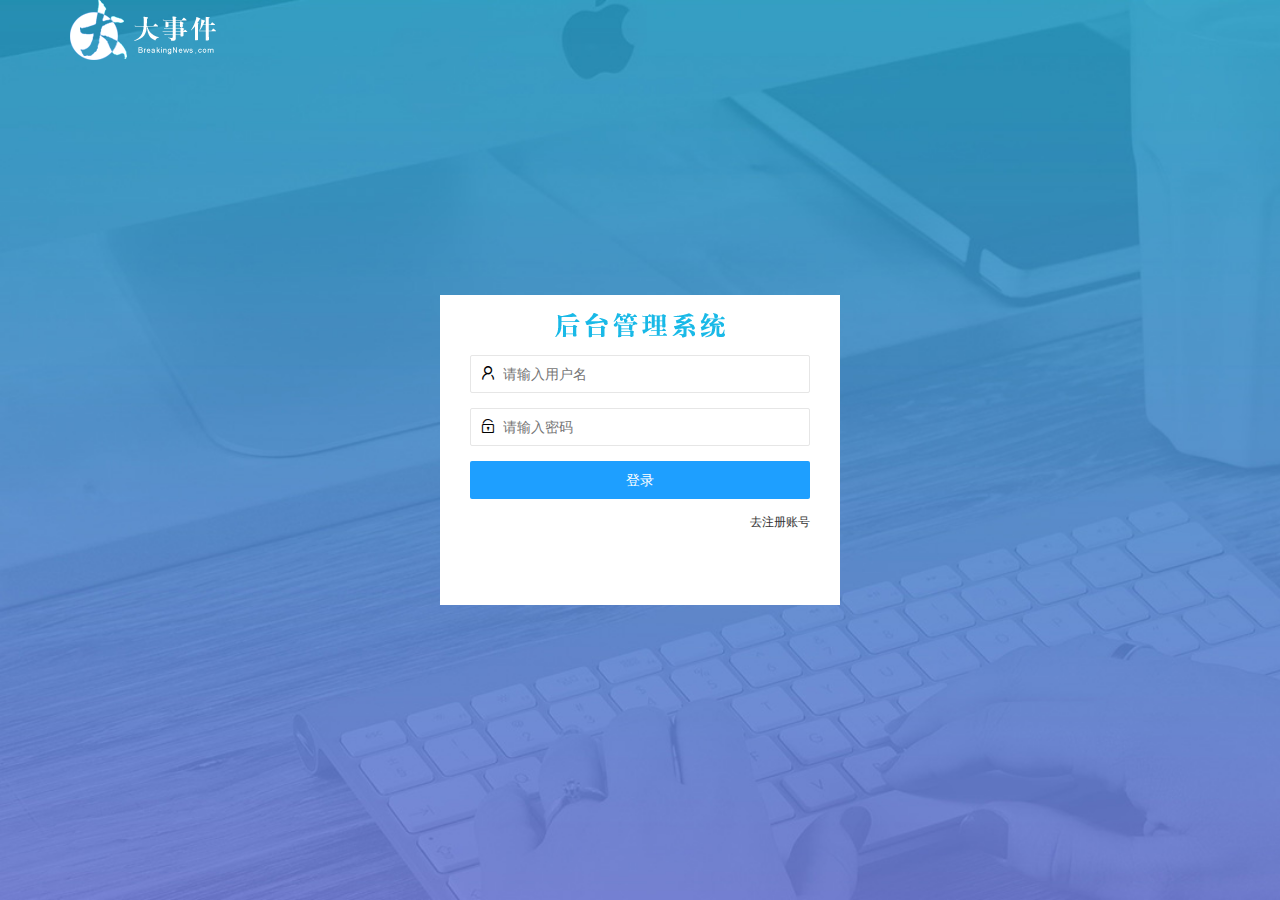
<file: login.html>
<!DOCTYPE html>
<html lang="en">

<head>
    <meta charset="UTF-8">
    <meta name="viewport" content="width=device-width, initial-scale=1.0">
    <title>登陆/注册</title>
    <link rel="stylesheet" href="/assets/lib/layui/css/layui.css">
    <link rel="stylesheet" href="/assets/css/login.css">
</head>

<body>
    <!-- 顶部logo -->
    <div class="layui-main">
        <img src="/assets/images/logo.png" alt="">
    </div>
    <!-- 注册和登录区域 -->
    <div class="loginAndRegBox">
        <!-- 登陆注册标题 -->
        <div class="titleBox"></div>
        <!-- 登录区域 -->
        <div class="login-box">
            <!-- 登陆表单 -->
            <form class="layui-form" action="" id="form_login">
                <div class="layui-form-item">
                    <i class="layui-icon layui-icon-username"></i>
                    <input type="text" name="username" required lay-verify="required" placeholder="请输入用户名"
                        autocomplete="off" class="layui-input">
                </div>
                <div class="layui-form-item">
                    <i class="layui-icon layui-icon-password"></i>
                    <input type="text" name="password" required lay-verify="required|pwd" placeholder="请输入密码"
                        autocomplete="off" class="layui-input">
                </div>
                <div class="layui-form-item">
                    <button class="layui-btn layui-btn-normal layui-btn-fluid" lay-submit
                        lay-filter="formDemo">登录</button>
                </div>
                <div class="layui-form-item links">
                    <a href="javascript:;" id="link_reg">去注册账号</a>
                </div>
            </form>
        </div>

        <!-- 注册区域 -->
        <div class="reg-box" style="display: none;">
            <!-- 注册表单 -->
            <form class="layui-form" action="" id="form_reg">
                <div class="layui-form-item">
                    <i class="layui-icon layui-icon-username"></i>
                    <input type="text" name="username" required lay-verify="required" placeholder="请输入用户名"
                        autocomplete="off" class="layui-input">
                </div>
                <div class="layui-form-item">
                    <i class="layui-icon layui-icon-password"></i>
                    <input type="text" name="password" required lay-verify="required|pwd" placeholder="请输入密码"
                        autocomplete="off" class="layui-input">
                </div>
                <div class="layui-form-item">
                    <i class="layui-icon layui-icon-password"></i>
                    <input type="text" name="repassword" required lay-verify="required|pwd|repwd" placeholder="再次确认密码"
                        autocomplete="off" class="layui-input">
                </div>
                <!-- 注册按钮 -->
                <div class="layui-form-item">
                    <button class="layui-btn layui-btn-normal layui-btn-fluid" lay-submit
                        lay-filter="formDemo">注册</button>
                </div>
                <div class="layui-form-item links">
                    <a href="javascript:;" id="link_login">去登陆</a>
                </div>
            </form>
           
        </div>
    </div>
    <script src="/assets/lib/layui/layui.all.js"></script>
    <script src="/assets/lib/jquery.js"></script>
    <script src="/assets/js/baseAPI.js"></script>
    <script src="/assets/js/login.js"></script>
</body>

</html>
</file>
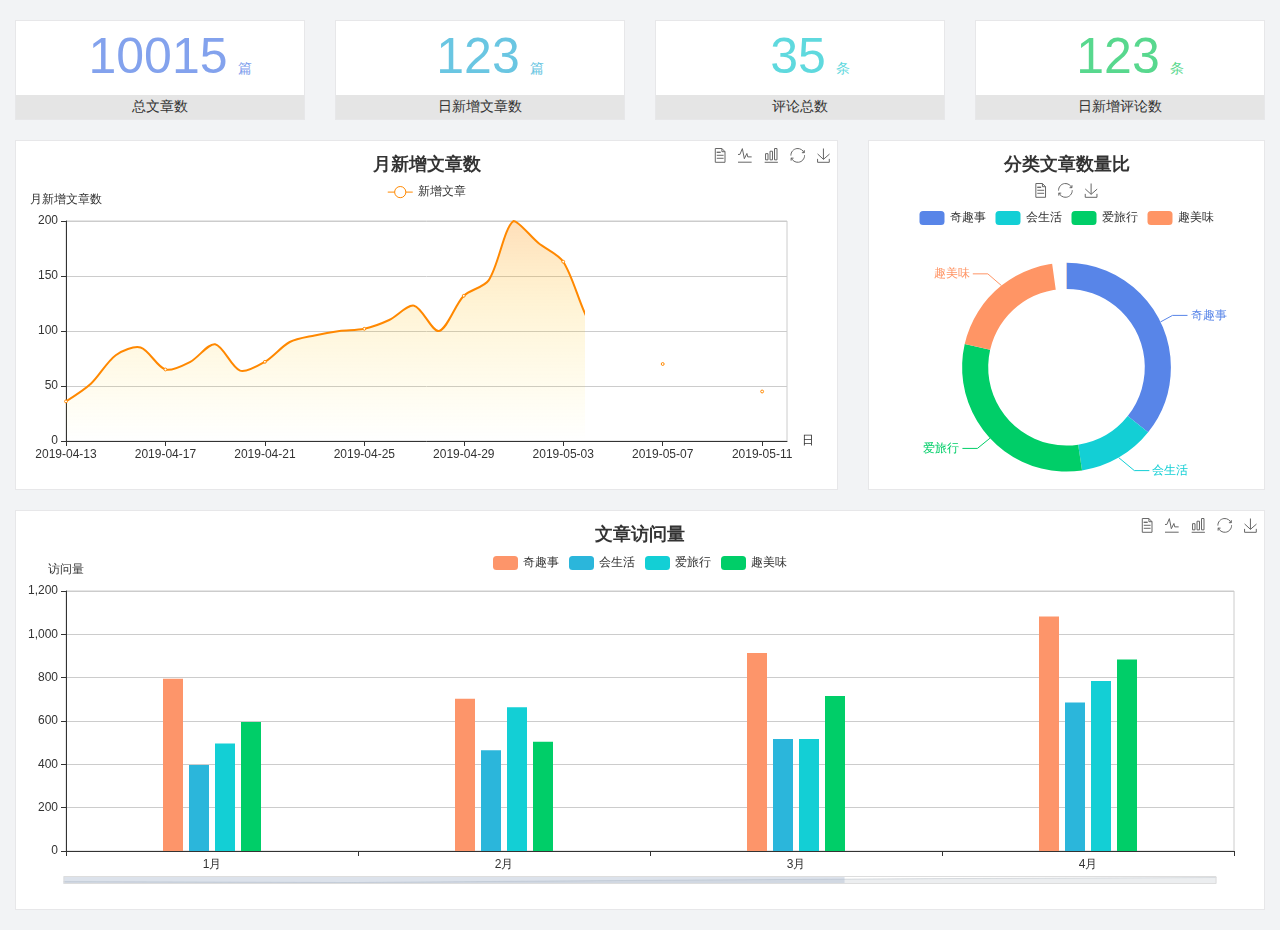
<file: home/dashboard.html>
<!DOCTYPE html>
<html lang="en">

<head>
  <meta charset="UTF-8">
  <meta name="viewport" content="width=device-width, initial-scale=1.0">
  <meta http-equiv="X-UA-Compatible" content="ie=edge">
  <title>图表统计</title>
  <link rel="stylesheet" href="../assets/lib/bootstrap.css" />
  <link rel="stylesheet" href="../assets/lib/main.css" />
  <script src="../assets/lib/jquery.js"></script>
  <script type="text/javascript" src="../assets/lib/echarts.min.js"></script>
</head>

<body>
  <div class="container-fluid">
    <div class="row spannel_list">
      <div class="col-sm-3 col-xs-6">
        <div class="spannel">
          <em>10015</em><span>篇</span>
          <b>总文章数</b>
        </div>
      </div>
      <div class="col-sm-3 col-xs-6">
        <div class="spannel scolor01">
          <em>123</em><span>篇</span>
          <b>日新增文章数</b>
        </div>
      </div>
      <div class="col-sm-3 col-xs-6">
        <div class="spannel scolor02">
          <em>35</em><span>条</span>
          <b>评论总数</b>
        </div>
      </div>
      <div class="col-sm-3 col-xs-6">
        <div class="spannel scolor03">
          <em>123</em><span>条</span>
          <b>日新增评论数</b>
        </div>
      </div>
    </div>
  </div>

  <div class="container-fluid">
    <div class="row curve-pie">
      <div class="col-lg-8 col-md-8">
        <div class="gragh_pannel" id="curve_show"></div>
      </div>
      <div class="col-lg-4 col-md-4">
        <div class="gragh_pannel" id="pie_show"></div>
      </div>
    </div>
  </div>

  <div class="container-fluid">
    <div class="column_pannel" id="column_show"></div>
  </div>

  <script>
    var oChart = echarts.init(document.getElementById('curve_show'));
    var aList_all = [
      { 'count': 36, 'date': '2019-04-13' },
      { 'count': 52, 'date': '2019-04-14' },
      { 'count': 78, 'date': '2019-04-15' },
      { 'count': 85, 'date': '2019-04-16' },
      { 'count': 65, 'date': '2019-04-17' },
      { 'count': 72, 'date': '2019-04-18' },
      { 'count': 88, 'date': '2019-04-19' },
      { 'count': 64, 'date': '2019-04-20' },
      { 'count': 72, 'date': '2019-04-21' },
      { 'count': 90, 'date': '2019-04-22' },
      { 'count': 96, 'date': '2019-04-23' },
      { 'count': 100, 'date': '2019-04-24' },
      { 'count': 102, 'date': '2019-04-25' },
      { 'count': 110, 'date': '2019-04-26' },
      { 'count': 123, 'date': '2019-04-27' },
      { 'count': 100, 'date': '2019-04-28' },
      { 'count': 132, 'date': '2019-04-29' },
      { 'count': 146, 'date': '2019-04-30' },
      { 'count': 200, 'date': '2019-05-01' },
      { 'count': 180, 'date': '2019-05-02' },
      { 'count': 163, 'date': '2019-05-03' },
      { 'count': 110, 'date': '2019-05-04' },
      { 'count': 80, 'date': '2019-05-05' },
      { 'count': 82, 'date': '2019-05-06' },
      { 'count': 70, 'date': '2019-05-07' },
      { 'count': 65, 'date': '2019-05-08' },
      { 'count': 54, 'date': '2019-05-09' },
      { 'count': 40, 'date': '2019-05-10' },
      { 'count': 45, 'date': '2019-05-11' },
      { 'count': 38, 'date': '2019-05-12' },
    ];

    let aCount = [];
    let aDate = [];

    for (var i = 0; i < aList_all.length; i++) {
      aCount.push(aList_all[i].count);
      aDate.push(aList_all[i].date);
    }

    var chartopt = {
      title: {
        text: '月新增文章数',
        left: 'center',
        top: '10'
      },
      tooltip: {
        trigger: 'axis'
      },
      legend: {
        data: ['新增文章'],
        top: '40'
      },
      toolbox: {
        show: true,
        feature: {
          mark: { show: true },
          dataView: { show: true, readOnly: false },
          magicType: { show: true, type: ['line', 'bar'] },
          restore: { show: true },
          saveAsImage: { show: true }
        }
      },
      calculable: true,
      xAxis: [
        {
          name: '日',
          type: 'category',
          boundaryGap: false,
          data: aDate
        }
      ],
      yAxis: [
        {
          name: '月新增文章数',
          type: 'value'
        }
      ],
      series: [
        {
          name: '新增文章',
          type: 'line',
          smooth: true,
          itemStyle: { normal: { areaStyle: { type: 'default' }, color: '#f80' }, lineStyle: { color: '#f80' } },
          data: aCount
        }],
      areaStyle: {
        normal: {
          color: new echarts.graphic.LinearGradient(0, 0, 0, 1, [{
            offset: 0,
            color: 'rgba(255,136,0,0.39)'
          }, {
            offset: .34,
            color: 'rgba(255,180,0,0.25)'
          }, {
            offset: 1,
            color: 'rgba(255,222,0,0.00)'
          }])

        }
      },
      grid: {
        show: true,
        x: 50,
        x2: 50,
        y: 80,
        height: 220
      }
    };

    oChart.setOption(chartopt);


    var oPie = echarts.init(document.getElementById('pie_show'));
    var oPieopt =
    {
      title: {
        top: 10,
        text: '分类文章数量比',
        x: 'center'
      },
      tooltip: {
        trigger: 'item',
        formatter: "{a} <br/>{b} : {c} ({d}%)"
      },
      color: ['#5885e8', '#13cfd5', '#00ce68', '#ff9565'],
      legend: {
        x: 'center',
        top: 65,
        data: ['奇趣事', '会生活', '爱旅行', '趣美味']
      },
      toolbox: {
        show: true,
        x: 'center',
        top: 35,
        feature: {
          mark: { show: true },
          dataView: { show: true, readOnly: false },
          magicType: {
            show: true,
            type: ['pie', 'funnel'],
            option: {
              funnel: {
                x: '25%',
                width: '50%',
                funnelAlign: 'left',
                max: 1548
              }
            }
          },
          restore: { show: true },
          saveAsImage: { show: true }
        }
      },
      calculable: true,
      series: [
        {
          name: '访问来源',
          type: 'pie',
          radius: ['45%', '60%'],
          center: ['50%', '65%'],
          data: [
            { value: 300, name: '奇趣事' },
            { value: 100, name: '会生活' },
            { value: 260, name: '爱旅行' },
            { value: 180, name: '趣美味' }
          ]
        }
      ]
    };
    oPie.setOption(oPieopt);



    var oColumn = this.echarts.init(document.getElementById('column_show'));
    var oColumnopt =
    {
      title: {
        text: '文章访问量',
        left: 'center',
        top: '10'
      },
      tooltip: {
        trigger: 'axis'
      },
      legend: {
        data: ['奇趣事', '会生活', '爱旅行', '趣美味'],
        top: '40'
      },
      toolbox: {
        show: true,
        feature: {
          mark: { show: true },
          dataView: { show: true, readOnly: false },
          magicType: { show: true, type: ['line', 'bar'] },
          restore: { show: true },
          saveAsImage: { show: true }
        }
      },
      calculable: true,
      xAxis: [
        {
          type: 'category',
          data: ['1月', '2月', '3月', '4月', '5月']
        }
      ],
      yAxis: [
        {
          name: '访问量',
          type: 'value'
        }
      ],
      series: [
        {
          name: '奇趣事',
          type: 'bar',
          barWidth: 20,
          itemStyle: {
            normal: { areaStyle: { type: 'default' }, color: '#fd956a' }
          },
          data: [800, 708, 920, 1090, 1200]
        },
        {
          name: '会生活',
          type: 'bar',
          barWidth: 20,
          itemStyle: {
            normal: { areaStyle: { type: 'default' }, color: '#2bb6db' }
          },
          data: [400, 468, 520, 690, 800]
        },
        {
          name: '爱旅行',
          type: 'bar',
          barWidth: 20,
          itemStyle: {
            normal: { areaStyle: { type: 'default' }, color: '#13cfd5' }
          },
          data: [500, 668, 520, 790, 900]
        },
        {
          name: '趣美味',
          type: 'bar',
          barWidth: 20,
          itemStyle: {
            normal: { areaStyle: { type: 'default' }, color: '#00ce68' }
          },
          data: [600, 508, 720, 890, 1000]
        }
      ],
      grid: {
        show: true,
        x: 50,
        x2: 30,
        y: 80,
        height: 260
      },
      dataZoom: [//给x轴设置滚动条
        {
          start: 0,//默认为0
          end: 100 - 1000 / 31,//默认为100
          type: 'slider',
          show: true,
          xAxisIndex: [0],
          handleSize: 0,//滑动条的 左右2个滑动条的大小
          height: 8,//组件高度
          left: 45, //左边的距离
          right: 50,//右边的距离
          bottom: 26,//右边的距离
          handleColor: '#ddd',//h滑动图标的颜色
          handleStyle: {
            borderColor: "#cacaca",
            borderWidth: "1",
            shadowBlur: 2,
            background: "#ddd",
            shadowColor: "#ddd",
          }
        }]
    };
    oColumn.setOption(oColumnopt);
  </script>
</body>

</html>
</file>
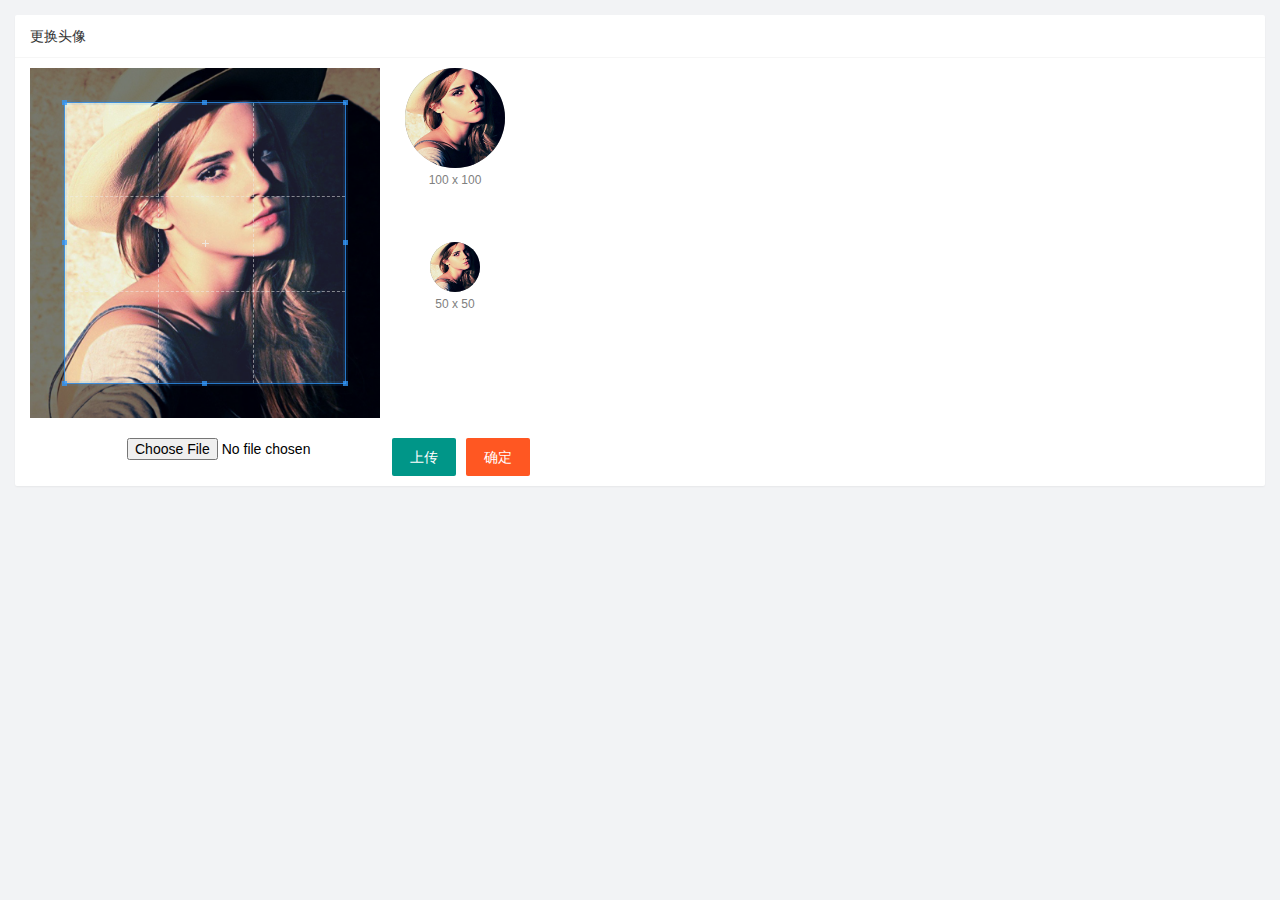
<file: user/user_avatar.html>
<!DOCTYPE html>
<html lang="en">

<head>
    <meta charset="UTF-8">
    <meta name="viewport" content="width=device-width, initial-scale=1.0">
    <title>Document</title>
    <link rel="stylesheet" href="/assets/lib/layui/css/layui.css">
    <link rel="stylesheet" href="/assets/lib/cropper/cropper.css" />
    <link rel="stylesheet" href="/assets/css/user/user_avatar.css">
</head>

<body>
    <div class="layui-card">
        <div class="layui-card-header">更换头像</div>
        <div class="layui-card-body">
            <!-- 第一行的图片裁剪和预览区域 -->
            <div class="row1">
                <!-- 图片裁剪区域 -->
                <div class="cropper-box">
                    <!-- 这个 img 标签很重要，将来会把它初始化为裁剪区域 -->
                    <img id="image" src="/assets/images/sample.jpg" />
                </div>
                <!-- 图片的预览区域 -->
                <div class="preview-box">
                    <div>
                        <!-- 宽高为 100px 的预览区域 -->
                        <div class="img-preview w100"></div>
                        <p class="size">100 x 100</p>
                    </div>
                    <div>
                        <!-- 宽高为 50px 的预览区域 -->
                        <div class="img-preview w50"></div>
                        <p class="size">50 x 50</p>
                    </div>
                </div>
            </div>

            <!-- 第二行的按钮区域 -->
            <div class="row2">
                <!-- accept选择文件类型 -->
                <input type="file" id="file" accept="image/png,image/jpeg">
                <button id="btnChooseImage" type="button" class="layui-btn">上传</button>
                <button id="btnUpload" type="button" class="layui-btn layui-btn-danger">确定</button>
            </div>
        </div>
    </div>
    <script src="/assets/lib/layui/layui.all.js"></script>
    <script src="/assets/lib/jquery.js"></script>
    <script src="/assets/lib/cropper/Cropper.js"></script>
    <script src="/assets/lib/cropper/jquery-cropper.js"></script>
    <script src="/assets/js/baseAPI.js"></script>
    <script src="/assets/js/user/user_avatar.js"></script>
</body>

</html>
</file>
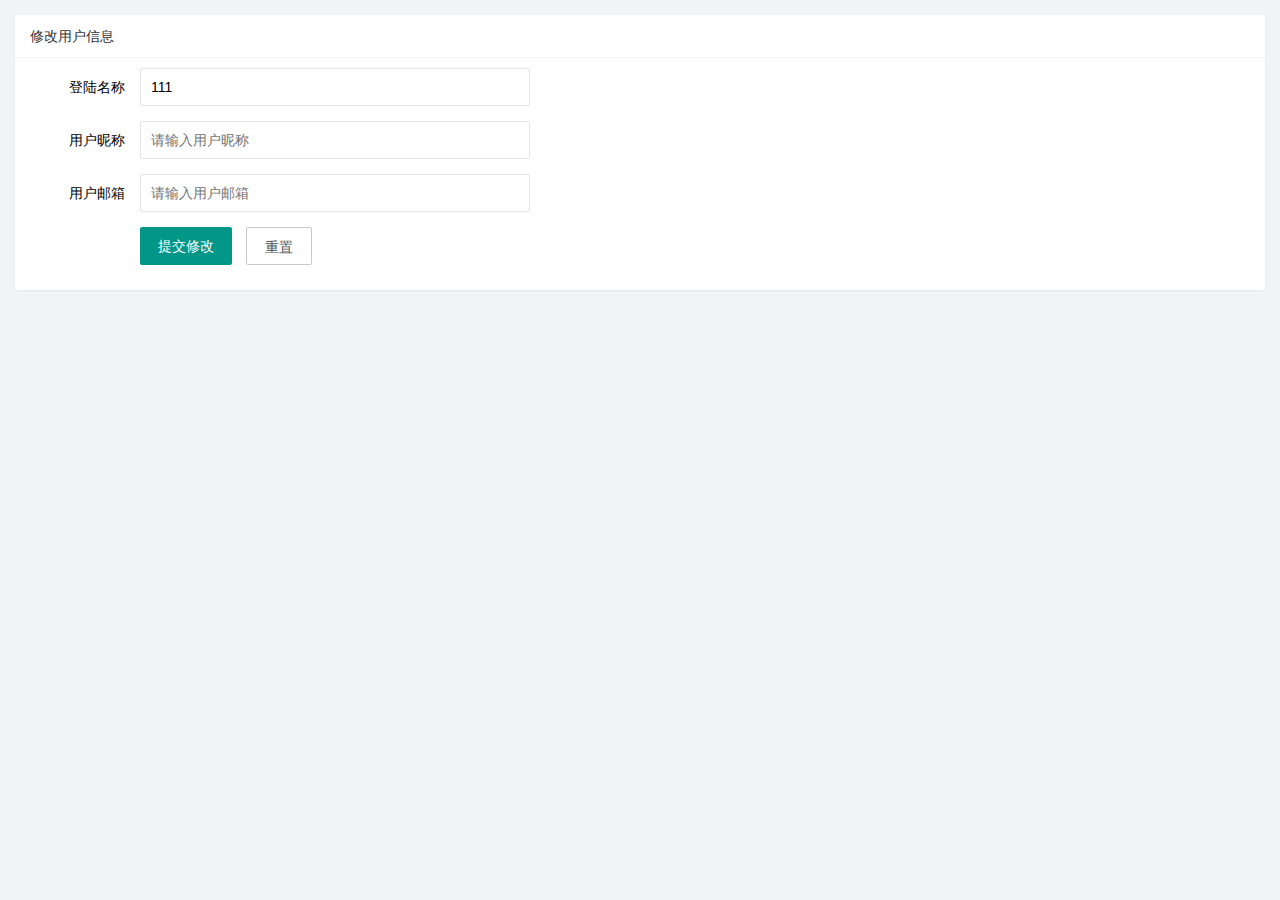
<file: user/user_info.html>
<!DOCTYPE html>
<html lang="en">

<head>
    <meta charset="UTF-8">
    <meta name="viewport" content="width=device-width, initial-scale=1.0">
    <title>Document</title>
    <link rel="stylesheet" href="/assets/lib/layui/css/layui.css">
    <link rel="stylesheet" href="/assets/css/user/user_info.css">
</head>

<body>
    <div class="layui-card">
        <div class="layui-card-header">修改用户信息</div>
        <div class="layui-card-body">
            <!-- form表单 -->
            <form class="layui-form" action="" lay-filter='formUserInfo'>
                <!-- 隐藏域保存id -->
                <input type="hidden" name="id">
                <div class="layui-form-item">
                    <label class="layui-form-label">登陆名称</label>
                    <div class="layui-input-block">
                        <input value="111" type="text" name="username" readonly required lay-verify="required" placeholder="请输入登录名称"
                            autocomplete="off" class="layui-input">
                    </div>
                </div>
                <div class="layui-form-item">
                    <label class="layui-form-label">用户昵称</label>
                    <div class="layui-input-block">
                        <input type="text" name="nickname" required lay-verify="required|nickname" placeholder="请输入用户昵称"
                            autocomplete="off" class="layui-input">
                    </div>
                </div>
                <div class="layui-form-item">
                    <label class="layui-form-label">用户邮箱</label>
                    <div class="layui-input-block">
                        <input type="text" name="email" required lay-verify="required|email" placeholder="请输入用户邮箱"
                            autocomplete="off" class="layui-input">
                    </div>
                </div>
                <div class="layui-form-item">
                    <div class="layui-input-block">
                        <button class="layui-btn" lay-submit lay-filter="formDemo">提交修改</button>
                        <button id="btnReset" type="reset" class="layui-btn layui-btn-primary">重置</button>
                    </div>
                </div>
            </form>
        </div>
    </div>
    <script src="/assets/lib/layui/layui.all.js"></script>
    <script src="/assets/lib/jquery.js"></script>
    <script src="/assets/js/baseAPI.js"></script>
    <script src="/assets/js/user/user_info.js"></script>
</body>

</html>
</file>
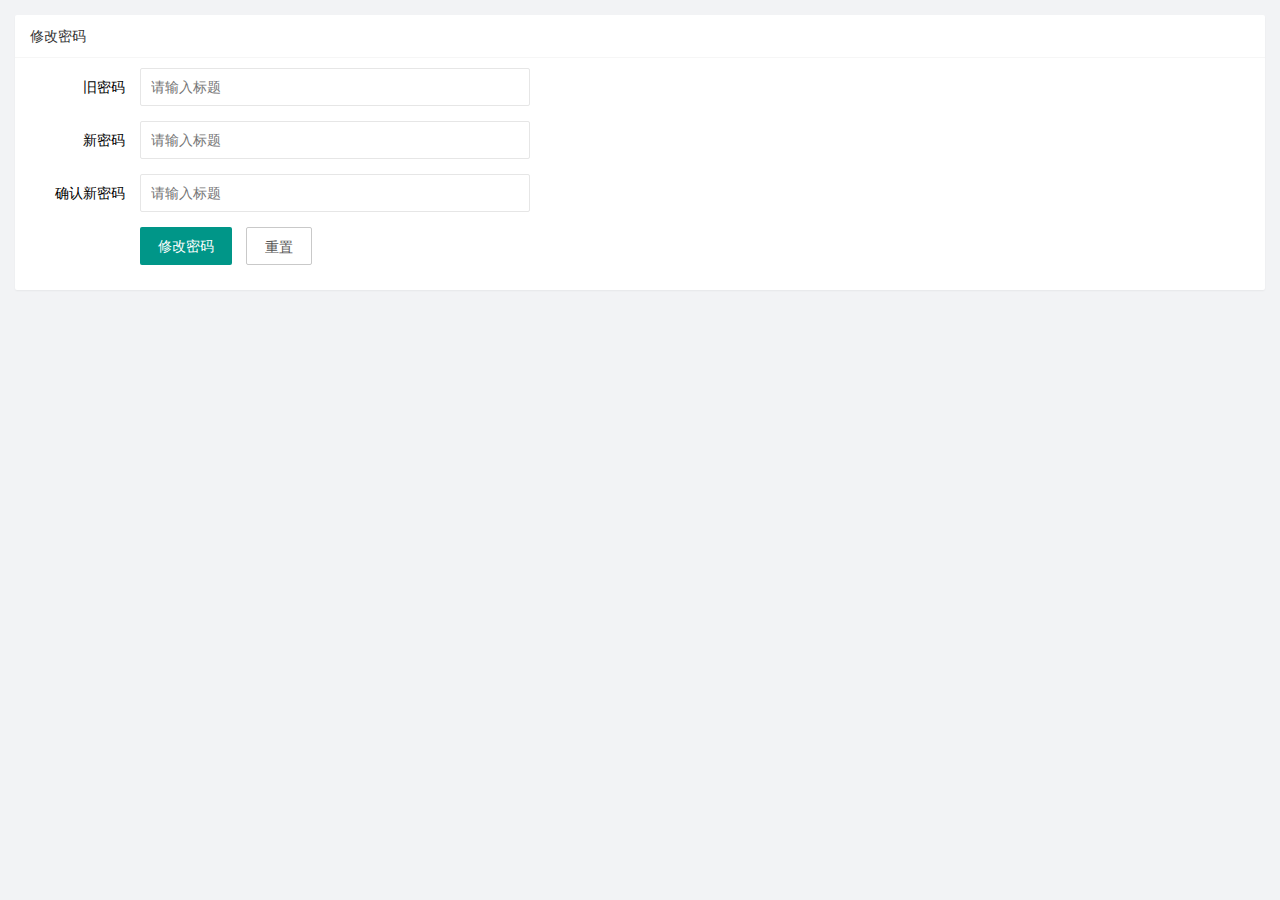
<file: user/user_pwd.html>
<!DOCTYPE html>
<html lang="en">

<head>
    <meta charset="UTF-8">
    <meta name="viewport" content="width=device-width, initial-scale=1.0">
    <title>Document</title>
    <link rel="stylesheet" href="/assets/lib/layui/css/layui.css">
    <link rel="stylesheet" href="/assets/css/user/user_pwd.css">
</head>

<body>
    <div class="layui-card">
        <div class="layui-card-header">修改密码</div>
        <div class="layui-card-body">
            <!-- form表单 -->
            <form class="layui-form" action="">
                <div class="layui-form-item">
                    <label class="layui-form-label">旧密码</label>
                    <div class="layui-input-block">
                        <input type="text" name="oldPwd" required lay-verify="required|pwd" placeholder="请输入标题"
                            autocomplete="off" class="layui-input">
                    </div>
                </div>
                <div class="layui-form-item">
                    <label class="layui-form-label">新密码</label>
                    <div class="layui-input-block">
                        <input type="text" name="newPwd" required lay-verify="required|pwd|samePwd" placeholder="请输入标题"
                            autocomplete="off" class="layui-input">
                    </div>
                </div>
                <div class="layui-form-item">
                    <label class="layui-form-label">确认新密码</label>
                    <div class="layui-input-block">
                        <input type="text" name="rePwd" required lay-verify="required|pwd|rePwd" placeholder="请输入标题"
                            autocomplete="off" class="layui-input">
                    </div>
                </div>
                <div class="layui-form-item">
                    <div class="layui-input-block">
                        <button class="layui-btn" lay-submit lay-filter="formDemo">修改密码</button>
                        <button type="reset" class="layui-btn layui-btn-primary">重置</button>
                    </div>
                </div>
            </form>
        </div>
    </div>
    <script src="/assets/lib/layui/layui.all.js"></script>
    <script src="/assets/lib/jquery.js"></script>
    <script src="/assets/js/baseAPI.js"></script>
    <script src="/assets/js/user/user_pwd.js"></script>
</body>

</html>
</file>
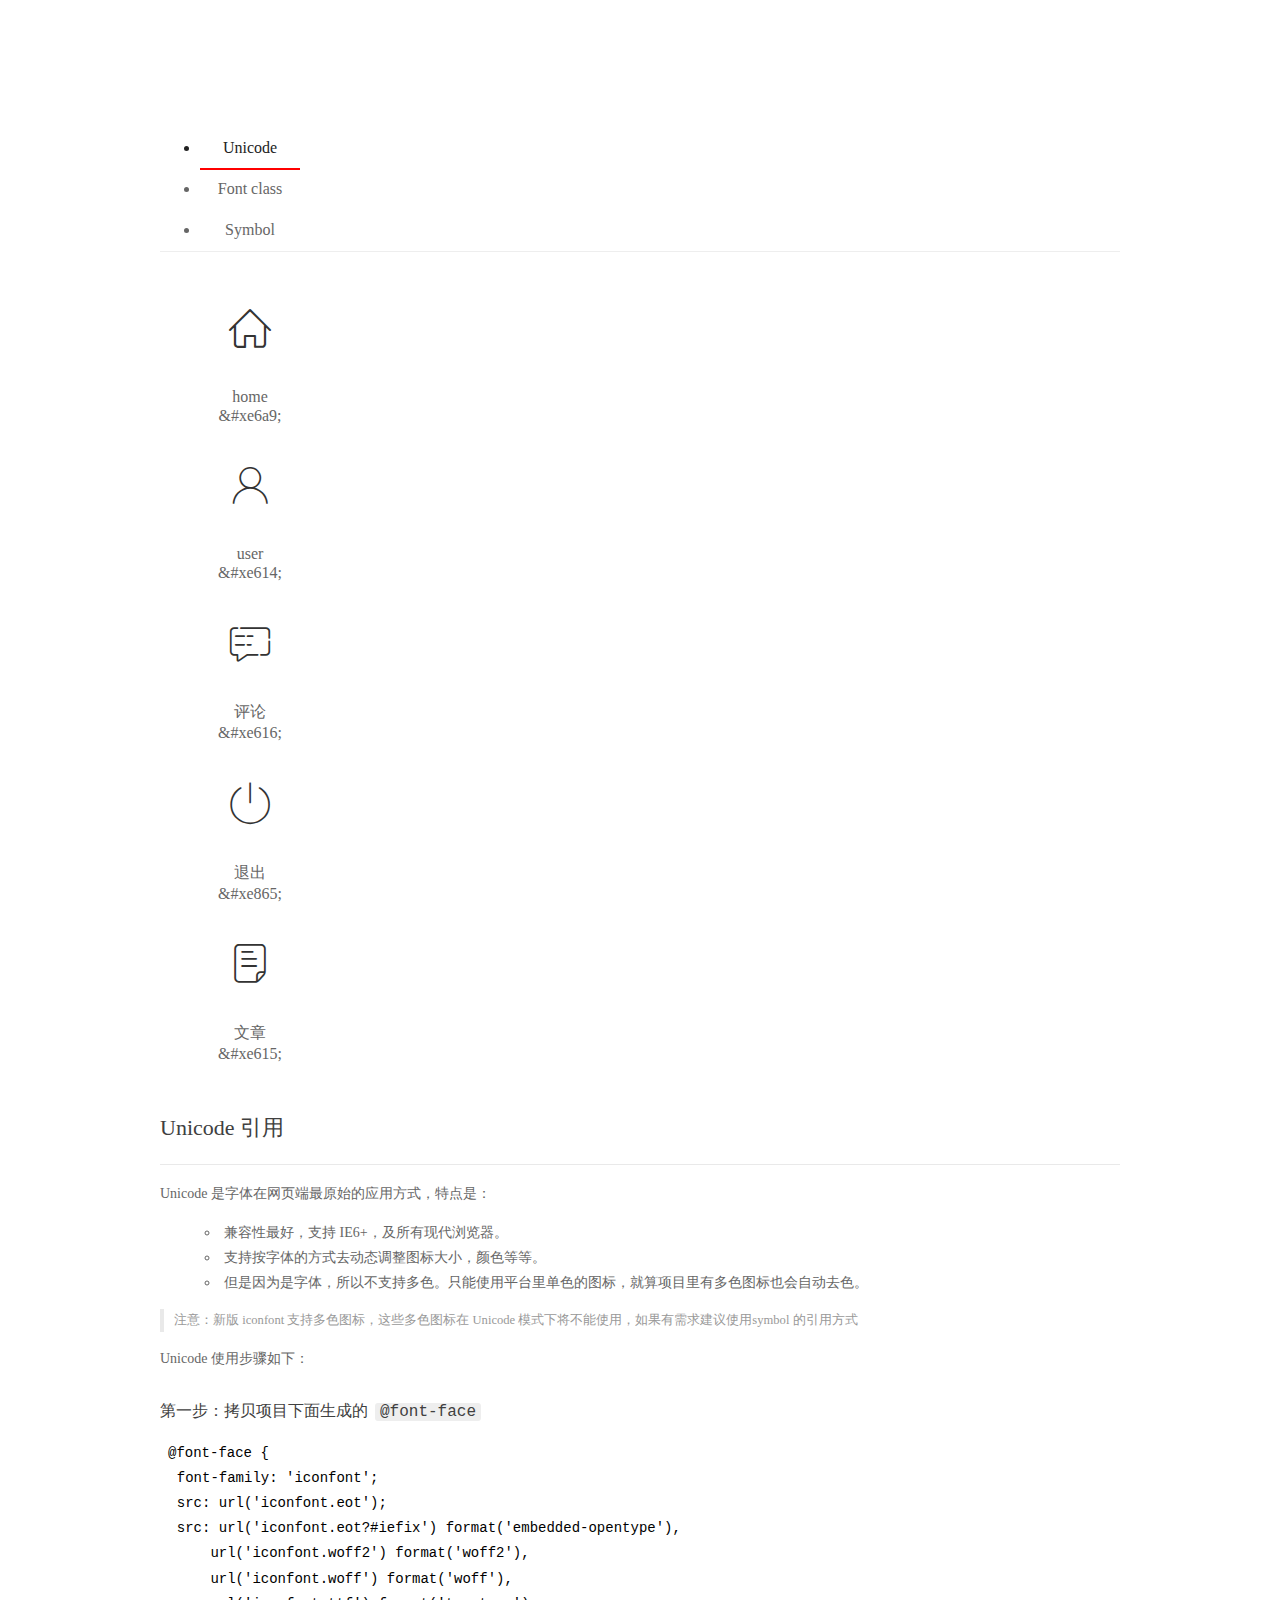
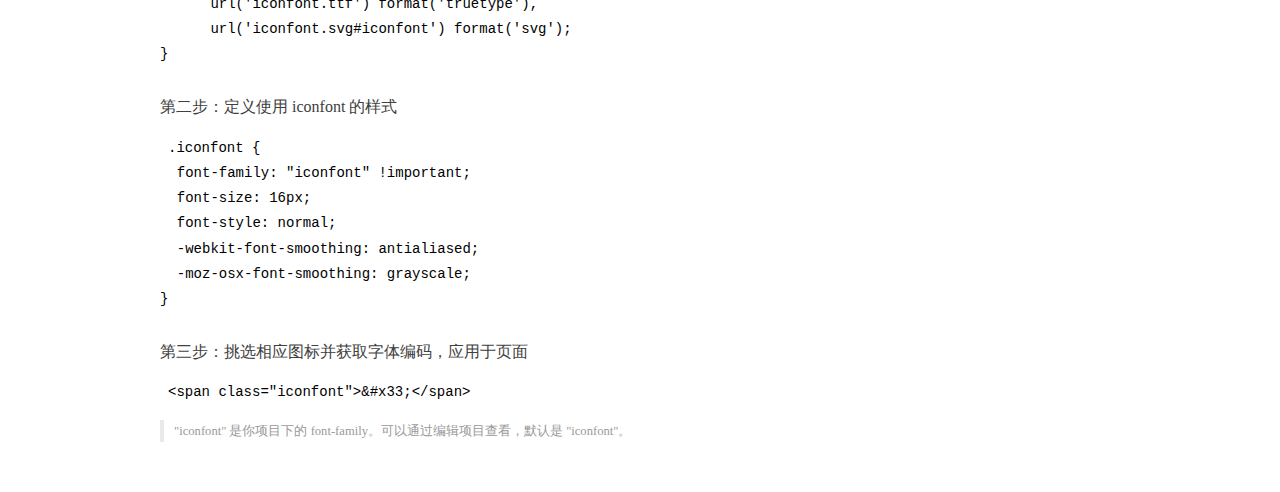
<file: assets/fonts/demo_index.html>
<!DOCTYPE html>
<html>
<head>
  <meta charset="utf-8"/>
  <title>IconFont Demo</title>
  <link rel="shortcut icon" href="https://gtms04.alicdn.com/tps/i4/TB1_oz6GVXXXXaFXpXXJDFnIXXX-64-64.ico" type="image/x-icon"/>
  <link rel="stylesheet" href="https://g.alicdn.com/thx/cube/1.3.2/cube.min.css">
  <link rel="stylesheet" href="demo.css">
  <link rel="stylesheet" href="iconfont.css">
  <script src="iconfont.js"></script>
  <!-- jQuery -->
  <script src="https://a1.alicdn.com/oss/uploads/2018/12/26/7bfddb60-08e8-11e9-9b04-53e73bb6408b.js"></script>
  <!-- 代码高亮 -->
  <script src="https://a1.alicdn.com/oss/uploads/2018/12/26/a3f714d0-08e6-11e9-8a15-ebf944d7534c.js"></script>
</head>
<body>
  <div class="main">
    <h1 class="logo"><a href="https://www.iconfont.cn/" title="iconfont 首页" target="_blank">&#xe86b;</a></h1>
    <div class="nav-tabs">
      <ul id="tabs" class="dib-box">
        <li class="dib active"><span>Unicode</span></li>
        <li class="dib"><span>Font class</span></li>
        <li class="dib"><span>Symbol</span></li>
      </ul>
      
    </div>
    <div class="tab-container">
      <div class="content unicode" style="display: block;">
          <ul class="icon_lists dib-box">
          
            <li class="dib">
              <span class="icon iconfont">&#xe6a9;</span>
                <div class="name">home</div>
                <div class="code-name">&amp;#xe6a9;</div>
              </li>
          
            <li class="dib">
              <span class="icon iconfont">&#xe614;</span>
                <div class="name">user</div>
                <div class="code-name">&amp;#xe614;</div>
              </li>
          
            <li class="dib">
              <span class="icon iconfont">&#xe616;</span>
                <div class="name">评论</div>
                <div class="code-name">&amp;#xe616;</div>
              </li>
          
            <li class="dib">
              <span class="icon iconfont">&#xe865;</span>
                <div class="name">退出</div>
                <div class="code-name">&amp;#xe865;</div>
              </li>
          
            <li class="dib">
              <span class="icon iconfont">&#xe615;</span>
                <div class="name">文章</div>
                <div class="code-name">&amp;#xe615;</div>
              </li>
          
          </ul>
          <div class="article markdown">
          <h2 id="unicode-">Unicode 引用</h2>
          <hr>

          <p>Unicode 是字体在网页端最原始的应用方式，特点是：</p>
          <ul>
            <li>兼容性最好，支持 IE6+，及所有现代浏览器。</li>
            <li>支持按字体的方式去动态调整图标大小，颜色等等。</li>
            <li>但是因为是字体，所以不支持多色。只能使用平台里单色的图标，就算项目里有多色图标也会自动去色。</li>
          </ul>
          <blockquote>
            <p>注意：新版 iconfont 支持多色图标，这些多色图标在 Unicode 模式下将不能使用，如果有需求建议使用symbol 的引用方式</p>
          </blockquote>
          <p>Unicode 使用步骤如下：</p>
          <h3 id="-font-face">第一步：拷贝项目下面生成的 <code>@font-face</code></h3>
<pre><code class="language-css"
>@font-face {
  font-family: 'iconfont';
  src: url('iconfont.eot');
  src: url('iconfont.eot?#iefix') format('embedded-opentype'),
      url('iconfont.woff2') format('woff2'),
      url('iconfont.woff') format('woff'),
      url('iconfont.ttf') format('truetype'),
      url('iconfont.svg#iconfont') format('svg');
}
</code></pre>
          <h3 id="-iconfont-">第二步：定义使用 iconfont 的样式</h3>
<pre><code class="language-css"
>.iconfont {
  font-family: "iconfont" !important;
  font-size: 16px;
  font-style: normal;
  -webkit-font-smoothing: antialiased;
  -moz-osx-font-smoothing: grayscale;
}
</code></pre>
          <h3 id="-">第三步：挑选相应图标并获取字体编码，应用于页面</h3>
<pre>
<code class="language-html"
>&lt;span class="iconfont"&gt;&amp;#x33;&lt;/span&gt;
</code></pre>
          <blockquote>
            <p>"iconfont" 是你项目下的 font-family。可以通过编辑项目查看，默认是 "iconfont"。</p>
          </blockquote>
          </div>
      </div>
      <div class="content font-class">
        <ul class="icon_lists dib-box">
          
          <li class="dib">
            <span class="icon iconfont icon-home"></span>
            <div class="name">
              home
            </div>
            <div class="code-name">.icon-home
            </div>
          </li>
          
          <li class="dib">
            <span class="icon iconfont icon-user"></span>
            <div class="name">
              user
            </div>
            <div class="code-name">.icon-user
            </div>
          </li>
          
          <li class="dib">
            <span class="icon iconfont icon-pinglun"></span>
            <div class="name">
              评论
            </div>
            <div class="code-name">.icon-pinglun
            </div>
          </li>
          
          <li class="dib">
            <span class="icon iconfont icon-tuichu"></span>
            <div class="name">
              退出
            </div>
            <div class="code-name">.icon-tuichu
            </div>
          </li>
          
          <li class="dib">
            <span class="icon iconfont icon-16"></span>
            <div class="name">
              文章
            </div>
            <div class="code-name">.icon-16
            </div>
          </li>
          
        </ul>
        <div class="article markdown">
        <h2 id="font-class-">font-class 引用</h2>
        <hr>

        <p>font-class 是 Unicode 使用方式的一种变种，主要是解决 Unicode 书写不直观，语意不明确的问题。</p>
        <p>与 Unicode 使用方式相比，具有如下特点：</p>
        <ul>
          <li>兼容性良好，支持 IE8+，及所有现代浏览器。</li>
          <li>相比于 Unicode 语意明确，书写更直观。可以很容易分辨这个 icon 是什么。</li>
          <li>因为使用 class 来定义图标，所以当要替换图标时，只需要修改 class 里面的 Unicode 引用。</li>
          <li>不过因为本质上还是使用的字体，所以多色图标还是不支持的。</li>
        </ul>
        <p>使用步骤如下：</p>
        <h3 id="-fontclass-">第一步：引入项目下面生成的 fontclass 代码：</h3>
<pre><code class="language-html">&lt;link rel="stylesheet" href="./iconfont.css"&gt;
</code></pre>
        <h3 id="-">第二步：挑选相应图标并获取类名，应用于页面：</h3>
<pre><code class="language-html">&lt;span class="iconfont icon-xxx"&gt;&lt;/span&gt;
</code></pre>
        <blockquote>
          <p>"
            iconfont" 是你项目下的 font-family。可以通过编辑项目查看，默认是 "iconfont"。</p>
        </blockquote>
      </div>
      </div>
      <div class="content symbol">
          <ul class="icon_lists dib-box">
          
            <li class="dib">
                <svg class="icon svg-icon" aria-hidden="true">
                  <use xlink:href="#icon-home"></use>
                </svg>
                <div class="name">home</div>
                <div class="code-name">#icon-home</div>
            </li>
          
            <li class="dib">
                <svg class="icon svg-icon" aria-hidden="true">
                  <use xlink:href="#icon-user"></use>
                </svg>
                <div class="name">user</div>
                <div class="code-name">#icon-user</div>
            </li>
          
            <li class="dib">
                <svg class="icon svg-icon" aria-hidden="true">
                  <use xlink:href="#icon-pinglun"></use>
                </svg>
                <div class="name">评论</div>
                <div class="code-name">#icon-pinglun</div>
            </li>
          
            <li class="dib">
                <svg class="icon svg-icon" aria-hidden="true">
                  <use xlink:href="#icon-tuichu"></use>
                </svg>
                <div class="name">退出</div>
                <div class="code-name">#icon-tuichu</div>
            </li>
          
            <li class="dib">
                <svg class="icon svg-icon" aria-hidden="true">
                  <use xlink:href="#icon-16"></use>
                </svg>
                <div class="name">文章</div>
                <div class="code-name">#icon-16</div>
            </li>
          
          </ul>
          <div class="article markdown">
          <h2 id="symbol-">Symbol 引用</h2>
          <hr>

          <p>这是一种全新的使用方式，应该说这才是未来的主流，也是平台目前推荐的用法。相关介绍可以参考这篇<a href="">文章</a>
            这种用法其实是做了一个 SVG 的集合，与另外两种相比具有如下特点：</p>
          <ul>
            <li>支持多色图标了，不再受单色限制。</li>
            <li>通过一些技巧，支持像字体那样，通过 <code>font-size</code>, <code>color</code> 来调整样式。</li>
            <li>兼容性较差，支持 IE9+，及现代浏览器。</li>
            <li>浏览器渲染 SVG 的性能一般，还不如 png。</li>
          </ul>
          <p>使用步骤如下：</p>
          <h3 id="-symbol-">第一步：引入项目下面生成的 symbol 代码：</h3>
<pre><code class="language-html">&lt;script src="./iconfont.js"&gt;&lt;/script&gt;
</code></pre>
          <h3 id="-css-">第二步：加入通用 CSS 代码（引入一次就行）：</h3>
<pre><code class="language-html">&lt;style&gt;
.icon {
  width: 1em;
  height: 1em;
  vertical-align: -0.15em;
  fill: currentColor;
  overflow: hidden;
}
&lt;/style&gt;
</code></pre>
          <h3 id="-">第三步：挑选相应图标并获取类名，应用于页面：</h3>
<pre><code class="language-html">&lt;svg class="icon" aria-hidden="true"&gt;
  &lt;use xlink:href="#icon-xxx"&gt;&lt;/use&gt;
&lt;/svg&gt;
</code></pre>
          </div>
      </div>

    </div>
  </div>
  <script>
  $(document).ready(function () {
      $('.tab-container .content:first').show()

      $('#tabs li').click(function (e) {
        var tabContent = $('.tab-container .content')
        var index = $(this).index()

        if ($(this).hasClass('active')) {
          return
        } else {
          $('#tabs li').removeClass('active')
          $(this).addClass('active')

          tabContent.hide().eq(index).fadeIn()
        }
      })
    })
  </script>
</body>
</html>
</file>
<file: assets/lib/layui/css/layui.css>
/** layui-v2.5.5 MIT License By https://www.layui.com */
 .layui-inline,img{display:inline-block;vertical-align:middle}h1,h2,h3,h4,h5,h6{font-weight:400}.layui-edge,.layui-header,.layui-inline,.layui-main{position:relative}.layui-body,.layui-edge,.layui-elip{overflow:hidden}.layui-btn,.layui-edge,.layui-inline,img{vertical-align:middle}.layui-btn,.layui-disabled,.layui-icon,.layui-unselect{-moz-user-select:none;-webkit-user-select:none;-ms-user-select:none}.layui-elip,.layui-form-checkbox span,.layui-form-pane .layui-form-label{text-overflow:ellipsis;white-space:nowrap}.layui-breadcrumb,.layui-tree-btnGroup{visibility:hidden}blockquote,body,button,dd,div,dl,dt,form,h1,h2,h3,h4,h5,h6,input,li,ol,p,pre,td,textarea,th,ul{margin:0;padding:0;-webkit-tap-highlight-color:rgba(0,0,0,0)}a:active,a:hover{outline:0}img{border:none}li{list-style:none}table{border-collapse:collapse;border-spacing:0}h4,h5,h6{font-size:100%}button,input,optgroup,option,select,textarea{font-family:inherit;font-size:inherit;font-style:inherit;font-weight:inherit;outline:0}pre{white-space:pre-wrap;white-space:-moz-pre-wrap;white-space:-pre-wrap;white-space:-o-pre-wrap;word-wrap:break-word}body{line-height:24px;font:14px Helvetica Neue,Helvetica,PingFang SC,Tahoma,Arial,sans-serif}hr{height:1px;margin:10px 0;border:0;clear:both}a{color:#333;text-decoration:none}a:hover{color:#777}a cite{font-style:normal;*cursor:pointer}.layui-border-box,.layui-border-box *{box-sizing:border-box}.layui-box,.layui-box *{box-sizing:content-box}.layui-clear{clear:both;*zoom:1}.layui-clear:after{content:'\20';clear:both;*zoom:1;display:block;height:0}.layui-inline{*display:inline;*zoom:1}.layui-edge{display:inline-block;width:0;height:0;border-width:6px;border-style:dashed;border-color:transparent}.layui-edge-top{top:-4px;border-bottom-color:#999;border-bottom-style:solid}.layui-edge-right{border-left-color:#999;border-left-style:solid}.layui-edge-bottom{top:2px;border-top-color:#999;border-top-style:solid}.layui-edge-left{border-right-color:#999;border-right-style:solid}.layui-disabled,.layui-disabled:hover{color:#d2d2d2!important;cursor:not-allowed!important}.layui-circle{border-radius:100%}.layui-show{display:block!important}.layui-hide{display:none!important}@font-face{font-family:layui-icon;src:url(../font/iconfont.eot?v=250);src:url(../font/iconfont.eot?v=250#iefix) format('embedded-opentype'),url(../font/iconfont.woff2?v=250) format('woff2'),url(../font/iconfont.woff?v=250) format('woff'),url(../font/iconfont.ttf?v=250) format('truetype'),url(../font/iconfont.svg?v=250#layui-icon) format('svg')}.layui-icon{font-family:layui-icon!important;font-size:16px;font-style:normal;-webkit-font-smoothing:antialiased;-moz-osx-font-smoothing:grayscale}.layui-icon-reply-fill:before{content:"\e611"}.layui-icon-set-fill:before{content:"\e614"}.layui-icon-menu-fill:before{content:"\e60f"}.layui-icon-search:before{content:"\e615"}.layui-icon-share:before{content:"\e641"}.layui-icon-set-sm:before{content:"\e620"}.layui-icon-engine:before{content:"\e628"}.layui-icon-close:before{content:"\1006"}.layui-icon-close-fill:before{content:"\1007"}.layui-icon-chart-screen:before{content:"\e629"}.layui-icon-star:before{content:"\e600"}.layui-icon-circle-dot:before{content:"\e617"}.layui-icon-chat:before{content:"\e606"}.layui-icon-release:before{content:"\e609"}.layui-icon-list:before{content:"\e60a"}.layui-icon-chart:before{content:"\e62c"}.layui-icon-ok-circle:before{content:"\1005"}.layui-icon-layim-theme:before{content:"\e61b"}.layui-icon-table:before{content:"\e62d"}.layui-icon-right:before{content:"\e602"}.layui-icon-left:before{content:"\e603"}.layui-icon-cart-simple:before{content:"\e698"}.layui-icon-face-cry:before{content:"\e69c"}.layui-icon-face-smile:before{content:"\e6af"}.layui-icon-survey:before{content:"\e6b2"}.layui-icon-tree:before{content:"\e62e"}.layui-icon-upload-circle:before{content:"\e62f"}.layui-icon-add-circle:before{content:"\e61f"}.layui-icon-download-circle:before{content:"\e601"}.layui-icon-templeate-1:before{content:"\e630"}.layui-icon-util:before{content:"\e631"}.layui-icon-face-surprised:before{content:"\e664"}.layui-icon-edit:before{content:"\e642"}.layui-icon-speaker:before{content:"\e645"}.layui-icon-down:before{content:"\e61a"}.layui-icon-file:before{content:"\e621"}.layui-icon-layouts:before{content:"\e632"}.layui-icon-rate-half:before{content:"\e6c9"}.layui-icon-add-circle-fine:before{content:"\e608"}.layui-icon-prev-circle:before{content:"\e633"}.layui-icon-read:before{content:"\e705"}.layui-icon-404:before{content:"\e61c"}.layui-icon-carousel:before{content:"\e634"}.layui-icon-help:before{content:"\e607"}.layui-icon-code-circle:before{content:"\e635"}.layui-icon-water:before{content:"\e636"}.layui-icon-username:before{content:"\e66f"}.layui-icon-find-fill:before{content:"\e670"}.layui-icon-about:before{content:"\e60b"}.layui-icon-location:before{content:"\e715"}.layui-icon-up:before{content:"\e619"}.layui-icon-pause:before{content:"\e651"}.layui-icon-date:before{content:"\e637"}.layui-icon-layim-uploadfile:before{content:"\e61d"}.layui-icon-delete:before{content:"\e640"}.layui-icon-play:before{content:"\e652"}.layui-icon-top:before{content:"\e604"}.layui-icon-friends:before{content:"\e612"}.layui-icon-refresh-3:before{content:"\e9aa"}.layui-icon-ok:before{content:"\e605"}.layui-icon-layer:before{content:"\e638"}.layui-icon-face-smile-fine:before{content:"\e60c"}.layui-icon-dollar:before{content:"\e659"}.layui-icon-group:before{content:"\e613"}.layui-icon-layim-download:before{content:"\e61e"}.layui-icon-picture-fine:before{content:"\e60d"}.layui-icon-link:before{content:"\e64c"}.layui-icon-diamond:before{content:"\e735"}.layui-icon-log:before{content:"\e60e"}.layui-icon-rate-solid:before{content:"\e67a"}.layui-icon-fonts-del:before{content:"\e64f"}.layui-icon-unlink:before{content:"\e64d"}.layui-icon-fonts-clear:before{content:"\e639"}.layui-icon-triangle-r:before{content:"\e623"}.layui-icon-circle:before{content:"\e63f"}.layui-icon-radio:before{content:"\e643"}.layui-icon-align-center:before{content:"\e647"}.layui-icon-align-right:before{content:"\e648"}.layui-icon-align-left:before{content:"\e649"}.layui-icon-loading-1:before{content:"\e63e"}.layui-icon-return:before{content:"\e65c"}.layui-icon-fonts-strong:before{content:"\e62b"}.layui-icon-upload:before{content:"\e67c"}.layui-icon-dialogue:before{content:"\e63a"}.layui-icon-video:before{content:"\e6ed"}.layui-icon-headset:before{content:"\e6fc"}.layui-icon-cellphone-fine:before{content:"\e63b"}.layui-icon-add-1:before{content:"\e654"}.layui-icon-face-smile-b:before{content:"\e650"}.layui-icon-fonts-html:before{content:"\e64b"}.layui-icon-form:before{content:"\e63c"}.layui-icon-cart:before{content:"\e657"}.layui-icon-camera-fill:before{content:"\e65d"}.layui-icon-tabs:before{content:"\e62a"}.layui-icon-fonts-code:before{content:"\e64e"}.layui-icon-fire:before{content:"\e756"}.layui-icon-set:before{content:"\e716"}.layui-icon-fonts-u:before{content:"\e646"}.layui-icon-triangle-d:before{content:"\e625"}.layui-icon-tips:before{content:"\e702"}.layui-icon-picture:before{content:"\e64a"}.layui-icon-more-vertical:before{content:"\e671"}.layui-icon-flag:before{content:"\e66c"}.layui-icon-loading:before{content:"\e63d"}.layui-icon-fonts-i:before{content:"\e644"}.layui-icon-refresh-1:before{content:"\e666"}.layui-icon-rmb:before{content:"\e65e"}.layui-icon-home:before{content:"\e68e"}.layui-icon-user:before{content:"\e770"}.layui-icon-notice:before{content:"\e667"}.layui-icon-login-weibo:before{content:"\e675"}.layui-icon-voice:before{content:"\e688"}.layui-icon-upload-drag:before{content:"\e681"}.layui-icon-login-qq:before{content:"\e676"}.layui-icon-snowflake:before{content:"\e6b1"}.layui-icon-file-b:before{content:"\e655"}.layui-icon-template:before{content:"\e663"}.layui-icon-auz:before{content:"\e672"}.layui-icon-console:before{content:"\e665"}.layui-icon-app:before{content:"\e653"}.layui-icon-prev:before{content:"\e65a"}.layui-icon-website:before{content:"\e7ae"}.layui-icon-next:before{content:"\e65b"}.layui-icon-component:before{content:"\e857"}.layui-icon-more:before{content:"\e65f"}.layui-icon-login-wechat:before{content:"\e677"}.layui-icon-shrink-right:before{content:"\e668"}.layui-icon-spread-left:before{content:"\e66b"}.layui-icon-camera:before{content:"\e660"}.layui-icon-note:before{content:"\e66e"}.layui-icon-refresh:before{content:"\e669"}.layui-icon-female:before{content:"\e661"}.layui-icon-male:before{content:"\e662"}.layui-icon-password:before{content:"\e673"}.layui-icon-senior:before{content:"\e674"}.layui-icon-theme:before{content:"\e66a"}.layui-icon-tread:before{content:"\e6c5"}.layui-icon-praise:before{content:"\e6c6"}.layui-icon-star-fill:before{content:"\e658"}.layui-icon-rate:before{content:"\e67b"}.layui-icon-template-1:before{content:"\e656"}.layui-icon-vercode:before{content:"\e679"}.layui-icon-cellphone:before{content:"\e678"}.layui-icon-screen-full:before{content:"\e622"}.layui-icon-screen-restore:before{content:"\e758"}.layui-icon-cols:before{content:"\e610"}.layui-icon-export:before{content:"\e67d"}.layui-icon-print:before{content:"\e66d"}.layui-icon-slider:before{content:"\e714"}.layui-icon-addition:before{content:"\e624"}.layui-icon-subtraction:before{content:"\e67e"}.layui-icon-service:before{content:"\e626"}.layui-icon-transfer:before{content:"\e691"}.layui-main{width:1140px;margin:0 auto}.layui-header{z-index:1000;height:60px}.layui-header a:hover{transition:all .5s;-webkit-transition:all .5s}.layui-side{position:fixed;left:0;top:0;bottom:0;z-index:999;width:200px;overflow-x:hidden}.layui-side-scroll{position:relative;width:220px;height:100%;overflow-x:hidden}.layui-body{position:absolute;left:200px;right:0;top:0;bottom:0;z-index:998;width:auto;overflow-y:auto;box-sizing:border-box}.layui-layout-body{overflow:hidden}.layui-layout-admin .layui-header{background-color:#23262E}.layui-layout-admin .layui-side{top:60px;width:200px;overflow-x:hidden}.layui-layout-admin .layui-body{position:fixed;top:60px;bottom:44px}.layui-layout-admin .layui-main{width:auto;margin:0 15px}.layui-layout-admin .layui-footer{position:fixed;left:200px;right:0;bottom:0;height:44px;line-height:44px;padding:0 15px;background-color:#eee}.layui-layout-admin .layui-logo{position:absolute;left:0;top:0;width:200px;height:100%;line-height:60px;text-align:center;color:#009688;font-size:16px}.layui-layout-admin .layui-header .layui-nav{background:0 0}.layui-layout-left{position:absolute!important;left:200px;top:0}.layui-layout-right{position:absolute!important;right:0;top:0}.layui-container{position:relative;margin:0 auto;padding:0 15px;box-sizing:border-box}.layui-fluid{position:relative;margin:0 auto;padding:0 15px}.layui-row:after,.layui-row:before{content:'';display:block;clear:both}.layui-col-lg1,.layui-col-lg10,.layui-col-lg11,.layui-col-lg12,.layui-col-lg2,.layui-col-lg3,.layui-col-lg4,.layui-col-lg5,.layui-col-lg6,.layui-col-lg7,.layui-col-lg8,.layui-col-lg9,.layui-col-md1,.layui-col-md10,.layui-col-md11,.layui-col-md12,.layui-col-md2,.layui-col-md3,.layui-col-md4,.layui-col-md5,.layui-col-md6,.layui-col-md7,.layui-col-md8,.layui-col-md9,.layui-col-sm1,.layui-col-sm10,.layui-col-sm11,.layui-col-sm12,.layui-col-sm2,.layui-col-sm3,.layui-col-sm4,.layui-col-sm5,.layui-col-sm6,.layui-col-sm7,.layui-col-sm8,.layui-col-sm9,.layui-col-xs1,.layui-col-xs10,.layui-col-xs11,.layui-col-xs12,.layui-col-xs2,.layui-col-xs3,.layui-col-xs4,.layui-col-xs5,.layui-col-xs6,.layui-col-xs7,.layui-col-xs8,.layui-col-xs9{position:relative;display:block;box-sizing:border-box}.layui-col-xs1,.layui-col-xs10,.layui-col-xs11,.layui-col-xs12,.layui-col-xs2,.layui-col-xs3,.layui-col-xs4,.layui-col-xs5,.layui-col-xs6,.layui-col-xs7,.layui-col-xs8,.layui-col-xs9{float:left}.layui-col-xs1{width:8.33333333%}.layui-col-xs2{width:16.66666667%}.layui-col-xs3{width:25%}.layui-col-xs4{width:33.33333333%}.layui-col-xs5{width:41.66666667%}.layui-col-xs6{width:50%}.layui-col-xs7{width:58.33333333%}.layui-col-xs8{width:66.66666667%}.layui-col-xs9{width:75%}.layui-col-xs10{width:83.33333333%}.layui-col-xs11{width:91.66666667%}.layui-col-xs12{width:100%}.layui-col-xs-offset1{margin-left:8.33333333%}.layui-col-xs-offset2{margin-left:16.66666667%}.layui-col-xs-offset3{margin-left:25%}.layui-col-xs-offset4{margin-left:33.33333333%}.layui-col-xs-offset5{margin-left:41.66666667%}.layui-col-xs-offset6{margin-left:50%}.layui-col-xs-offset7{margin-left:58.33333333%}.layui-col-xs-offset8{margin-left:66.66666667%}.layui-col-xs-offset9{margin-left:75%}.layui-col-xs-offset10{margin-left:83.33333333%}.layui-col-xs-offset11{margin-left:91.66666667%}.layui-col-xs-offset12{margin-left:100%}@media screen and (max-width:768px){.layui-hide-xs{display:none!important}.layui-show-xs-block{display:block!important}.layui-show-xs-inline{display:inline!important}.layui-show-xs-inline-block{display:inline-block!important}}@media screen and (min-width:768px){.layui-container{width:750px}.layui-hide-sm{display:none!important}.layui-show-sm-block{display:block!important}.layui-show-sm-inline{display:inline!important}.layui-show-sm-inline-block{display:inline-block!important}.layui-col-sm1,.layui-col-sm10,.layui-col-sm11,.layui-col-sm12,.layui-col-sm2,.layui-col-sm3,.layui-col-sm4,.layui-col-sm5,.layui-col-sm6,.layui-col-sm7,.layui-col-sm8,.layui-col-sm9{float:left}.layui-col-sm1{width:8.33333333%}.layui-col-sm2{width:16.66666667%}.layui-col-sm3{width:25%}.layui-col-sm4{width:33.33333333%}.layui-col-sm5{width:41.66666667%}.layui-col-sm6{width:50%}.layui-col-sm7{width:58.33333333%}.layui-col-sm8{width:66.66666667%}.layui-col-sm9{width:75%}.layui-col-sm10{width:83.33333333%}.layui-col-sm11{width:91.66666667%}.layui-col-sm12{width:100%}.layui-col-sm-offset1{margin-left:8.33333333%}.layui-col-sm-offset2{margin-left:16.66666667%}.layui-col-sm-offset3{margin-left:25%}.layui-col-sm-offset4{margin-left:33.33333333%}.layui-col-sm-offset5{margin-left:41.66666667%}.layui-col-sm-offset6{margin-left:50%}.layui-col-sm-offset7{margin-left:58.33333333%}.layui-col-sm-offset8{margin-left:66.66666667%}.layui-col-sm-offset9{margin-left:75%}.layui-col-sm-offset10{margin-left:83.33333333%}.layui-col-sm-offset11{margin-left:91.66666667%}.layui-col-sm-offset12{margin-left:100%}}@media screen and (min-width:992px){.layui-container{width:970px}.layui-hide-md{display:none!important}.layui-show-md-block{display:block!important}.layui-show-md-inline{display:inline!important}.layui-show-md-inline-block{display:inline-block!important}.layui-col-md1,.layui-col-md10,.layui-col-md11,.layui-col-md12,.layui-col-md2,.layui-col-md3,.layui-col-md4,.layui-col-md5,.layui-col-md6,.layui-col-md7,.layui-col-md8,.layui-col-md9{float:left}.layui-col-md1{width:8.33333333%}.layui-col-md2{width:16.66666667%}.layui-col-md3{width:25%}.layui-col-md4{width:33.33333333%}.layui-col-md5{width:41.66666667%}.layui-col-md6{width:50%}.layui-col-md7{width:58.33333333%}.layui-col-md8{width:66.66666667%}.layui-col-md9{width:75%}.layui-col-md10{width:83.33333333%}.layui-col-md11{width:91.66666667%}.layui-col-md12{width:100%}.layui-col-md-offset1{margin-left:8.33333333%}.layui-col-md-offset2{margin-left:16.66666667%}.layui-col-md-offset3{margin-left:25%}.layui-col-md-offset4{margin-left:33.33333333%}.layui-col-md-offset5{margin-left:41.66666667%}.layui-col-md-offset6{margin-left:50%}.layui-col-md-offset7{margin-left:58.33333333%}.layui-col-md-offset8{margin-left:66.66666667%}.layui-col-md-offset9{margin-left:75%}.layui-col-md-offset10{margin-left:83.33333333%}.layui-col-md-offset11{margin-left:91.66666667%}.layui-col-md-offset12{margin-left:100%}}@media screen and (min-width:1200px){.layui-container{width:1170px}.layui-hide-lg{display:none!important}.layui-show-lg-block{display:block!important}.layui-show-lg-inline{display:inline!important}.layui-show-lg-inline-block{display:inline-block!important}.layui-col-lg1,.layui-col-lg10,.layui-col-lg11,.layui-col-lg12,.layui-col-lg2,.layui-col-lg3,.layui-col-lg4,.layui-col-lg5,.layui-col-lg6,.layui-col-lg7,.layui-col-lg8,.layui-col-lg9{float:left}.layui-col-lg1{width:8.33333333%}.layui-col-lg2{width:16.66666667%}.layui-col-lg3{width:25%}.layui-col-lg4{width:33.33333333%}.layui-col-lg5{width:41.66666667%}.layui-col-lg6{width:50%}.layui-col-lg7{width:58.33333333%}.layui-col-lg8{width:66.66666667%}.layui-col-lg9{width:75%}.layui-col-lg10{width:83.33333333%}.layui-col-lg11{width:91.66666667%}.layui-col-lg12{width:100%}.layui-col-lg-offset1{margin-left:8.33333333%}.layui-col-lg-offset2{margin-left:16.66666667%}.layui-col-lg-offset3{margin-left:25%}.layui-col-lg-offset4{margin-left:33.33333333%}.layui-col-lg-offset5{margin-left:41.66666667%}.layui-col-lg-offset6{margin-left:50%}.layui-col-lg-offset7{margin-left:58.33333333%}.layui-col-lg-offset8{margin-left:66.66666667%}.layui-col-lg-offset9{margin-left:75%}.layui-col-lg-offset10{margin-left:83.33333333%}.layui-col-lg-offset11{margin-left:91.66666667%}.layui-col-lg-offset12{margin-left:100%}}.layui-col-space1{margin:-.5px}.layui-col-space1>*{padding:.5px}.layui-col-space3{margin:-1.5px}.layui-col-space3>*{padding:1.5px}.layui-col-space5{margin:-2.5px}.layui-col-space5>*{padding:2.5px}.layui-col-space8{margin:-3.5px}.layui-col-space8>*{padding:3.5px}.layui-col-space10{margin:-5px}.layui-col-space10>*{padding:5px}.layui-col-space12{margin:-6px}.layui-col-space12>*{padding:6px}.layui-col-space15{margin:-7.5px}.layui-col-space15>*{padding:7.5px}.layui-col-space18{margin:-9px}.layui-col-space18>*{padding:9px}.layui-col-space20{margin:-10px}.layui-col-space20>*{padding:10px}.layui-col-space22{margin:-11px}.layui-col-space22>*{padding:11px}.layui-col-space25{margin:-12.5px}.layui-col-space25>*{padding:12.5px}.layui-col-space30{margin:-15px}.layui-col-space30>*{padding:15px}.layui-btn,.layui-input,.layui-select,.layui-textarea,.layui-upload-button{outline:0;-webkit-appearance:none;transition:all .3s;-webkit-transition:all .3s;box-sizing:border-box}.layui-elem-quote{margin-bottom:10px;padding:15px;line-height:22px;border-left:5px solid #009688;border-radius:0 2px 2px 0;background-color:#f2f2f2}.layui-quote-nm{border-style:solid;border-width:1px 1px 1px 5px;background:0 0}.layui-elem-field{margin-bottom:10px;padding:0;border-width:1px;border-style:solid}.layui-elem-field legend{margin-left:20px;padding:0 10px;font-size:20px;font-weight:300}.layui-field-title{margin:10px 0 20px;border-width:1px 0 0}.layui-field-box{padding:10px 15px}.layui-field-title .layui-field-box{padding:10px 0}.layui-progress{position:relative;height:6px;border-radius:20px;background-color:#e2e2e2}.layui-progress-bar{position:absolute;left:0;top:0;width:0;max-width:100%;height:6px;border-radius:20px;text-align:right;background-color:#5FB878;transition:all .3s;-webkit-transition:all .3s}.layui-progress-big,.layui-progress-big .layui-progress-bar{height:18px;line-height:18px}.layui-progress-text{position:relative;top:-20px;line-height:18px;font-size:12px;color:#666}.layui-progress-big .layui-progress-text{position:static;padding:0 10px;color:#fff}.layui-collapse{border-width:1px;border-style:solid;border-radius:2px}.layui-colla-content,.layui-colla-item{border-top-width:1px;border-top-style:solid}.layui-colla-item:first-child{border-top:none}.layui-colla-title{position:relative;height:42px;line-height:42px;padding:0 15px 0 35px;color:#333;background-color:#f2f2f2;cursor:pointer;font-size:14px;overflow:hidden}.layui-colla-content{display:none;padding:10px 15px;line-height:22px;color:#666}.layui-colla-icon{position:absolute;left:15px;top:0;font-size:14px}.layui-card{margin-bottom:15px;border-radius:2px;background-color:#fff;box-shadow:0 1px 2px 0 rgba(0,0,0,.05)}.layui-card:last-child{margin-bottom:0}.layui-card-header{position:relative;height:42px;line-height:42px;padding:0 15px;border-bottom:1px solid #f6f6f6;color:#333;border-radius:2px 2px 0 0;font-size:14px}.layui-bg-black,.layui-bg-blue,.layui-bg-cyan,.layui-bg-green,.layui-bg-orange,.layui-bg-red{color:#fff!important}.layui-card-body{position:relative;padding:10px 15px;line-height:24px}.layui-card-body[pad15]{padding:15px}.layui-card-body[pad20]{padding:20px}.layui-card-body .layui-table{margin:5px 0}.layui-card .layui-tab{margin:0}.layui-panel-window{position:relative;padding:15px;border-radius:0;border-top:5px solid #E6E6E6;background-color:#fff}.layui-auxiliar-moving{position:fixed;left:0;right:0;top:0;bottom:0;width:100%;height:100%;background:0 0;z-index:9999999999}.layui-form-label,.layui-form-mid,.layui-form-select,.layui-input-block,.layui-input-inline,.layui-textarea{position:relative}.layui-bg-red{background-color:#FF5722!important}.layui-bg-orange{background-color:#FFB800!important}.layui-bg-green{background-color:#009688!important}.layui-bg-cyan{background-color:#2F4056!important}.layui-bg-blue{background-color:#1E9FFF!important}.layui-bg-black{background-color:#393D49!important}.layui-bg-gray{background-color:#eee!important;color:#666!important}.layui-badge-rim,.layui-colla-content,.layui-colla-item,.layui-collapse,.layui-elem-field,.layui-form-pane .layui-form-item[pane],.layui-form-pane .layui-form-label,.layui-input,.layui-layedit,.layui-layedit-tool,.layui-quote-nm,.layui-select,.layui-tab-bar,.layui-tab-card,.layui-tab-title,.layui-tab-title .layui-this:after,.layui-textarea{border-color:#e6e6e6}.layui-timeline-item:before,hr{background-color:#e6e6e6}.layui-text{line-height:22px;font-size:14px;color:#666}.layui-text h1,.layui-text h2,.layui-text h3{font-weight:500;color:#333}.layui-text h1{font-size:30px}.layui-text h2{font-size:24px}.layui-text h3{font-size:18px}.layui-text a:not(.layui-btn){color:#01AAED}.layui-text a:not(.layui-btn):hover{text-decoration:underline}.layui-text ul{padding:5px 0 5px 15px}.layui-text ul li{margin-top:5px;list-style-type:disc}.layui-text em,.layui-word-aux{color:#999!important;padding:0 5px!important}.layui-btn{display:inline-block;height:38px;line-height:38px;padding:0 18px;background-color:#009688;color:#fff;white-space:nowrap;text-align:center;font-size:14px;border:none;border-radius:2px;cursor:pointer}.layui-btn:hover{opacity:.8;filter:alpha(opacity=80);color:#fff}.layui-btn:active{opacity:1;filter:alpha(opacity=100)}.layui-btn+.layui-btn{margin-left:10px}.layui-btn-container{font-size:0}.layui-btn-container .layui-btn{margin-right:10px;margin-bottom:10px}.layui-btn-container .layui-btn+.layui-btn{margin-left:0}.layui-table .layui-btn-container .layui-btn{margin-bottom:9px}.layui-btn-radius{border-radius:100px}.layui-btn .layui-icon{margin-right:3px;font-size:18px;vertical-align:bottom;vertical-align:middle\9}.layui-btn-primary{border:1px solid #C9C9C9;background-color:#fff;color:#555}.layui-btn-primary:hover{border-color:#009688;color:#333}.layui-btn-normal{background-color:#1E9FFF}.layui-btn-warm{background-color:#FFB800}.layui-btn-danger{background-color:#FF5722}.layui-btn-checked{background-color:#5FB878}.layui-btn-disabled,.layui-btn-disabled:active,.layui-btn-disabled:hover{border:1px solid #e6e6e6;background-color:#FBFBFB;color:#C9C9C9;cursor:not-allowed;opacity:1}.layui-btn-lg{height:44px;line-height:44px;padding:0 25px;font-size:16px}.layui-btn-sm{height:30px;line-height:30px;padding:0 10px;font-size:12px}.layui-btn-sm i{font-size:16px!important}.layui-btn-xs{height:22px;line-height:22px;padding:0 5px;font-size:12px}.layui-btn-xs i{font-size:14px!important}.layui-btn-group{display:inline-block;vertical-align:middle;font-size:0}.layui-btn-group .layui-btn{margin-left:0!important;margin-right:0!important;border-left:1px solid rgba(255,255,255,.5);border-radius:0}.layui-btn-group .layui-btn-primary{border-left:none}.layui-btn-group .layui-btn-primary:hover{border-color:#C9C9C9;color:#009688}.layui-btn-group .layui-btn:first-child{border-left:none;border-radius:2px 0 0 2px}.layui-btn-group .layui-btn-primary:first-child{border-left:1px solid #c9c9c9}.layui-btn-group .layui-btn:last-child{border-radius:0 2px 2px 0}.layui-btn-group .layui-btn+.layui-btn{margin-left:0}.layui-btn-group+.layui-btn-group{margin-left:10px}.layui-btn-fluid{width:100%}.layui-input,.layui-select,.layui-textarea{height:38px;line-height:1.3;line-height:38px\9;border-width:1px;border-style:solid;background-color:#fff;border-radius:2px}.layui-input::-webkit-input-placeholder,.layui-select::-webkit-input-placeholder,.layui-textarea::-webkit-input-placeholder{line-height:1.3}.layui-input,.layui-textarea{display:block;width:100%;padding-left:10px}.layui-input:hover,.layui-textarea:hover{border-color:#D2D2D2!important}.layui-input:focus,.layui-textarea:focus{border-color:#C9C9C9!important}.layui-textarea{min-height:100px;height:auto;line-height:20px;padding:6px 10px;resize:vertical}.layui-select{padding:0 10px}.layui-form input[type=checkbox],.layui-form input[type=radio],.layui-form select{display:none}.layui-form [lay-ignore]{display:initial}.layui-form-item{margin-bottom:15px;clear:both;*zoom:1}.layui-form-item:after{content:'\20';clear:both;*zoom:1;display:block;height:0}.layui-form-label{float:left;display:block;padding:9px 15px;width:80px;font-weight:400;line-height:20px;text-align:right}.layui-form-label-col{display:block;float:none;padding:9px 0;line-height:20px;text-align:left}.layui-form-item .layui-inline{margin-bottom:5px;margin-right:10px}.layui-input-block{margin-left:110px;min-height:36px}.layui-input-inline{display:inline-block;vertical-align:middle}.layui-form-item .layui-input-inline{float:left;width:190px;margin-right:10px}.layui-form-text .layui-input-inline{width:auto}.layui-form-mid{float:left;display:block;padding:9px 0!important;line-height:20px;margin-right:10px}.layui-form-danger+.layui-form-select .layui-input,.layui-form-danger:focus{border-color:#FF5722!important}.layui-form-select .layui-input{padding-right:30px;cursor:pointer}.layui-form-select .layui-edge{position:absolute;right:10px;top:50%;margin-top:-3px;cursor:pointer;border-width:6px;border-top-color:#c2c2c2;border-top-style:solid;transition:all .3s;-webkit-transition:all .3s}.layui-form-select dl{display:none;position:absolute;left:0;top:42px;padding:5px 0;z-index:899;min-width:100%;border:1px solid #d2d2d2;max-height:300px;overflow-y:auto;background-color:#fff;border-radius:2px;box-shadow:0 2px 4px rgba(0,0,0,.12);box-sizing:border-box}.layui-form-select dl dd,.layui-form-select dl dt{padding:0 10px;line-height:36px;white-space:nowrap;overflow:hidden;text-overflow:ellipsis}.layui-form-select dl dt{font-size:12px;color:#999}.layui-form-select dl dd{cursor:pointer}.layui-form-select dl dd:hover{background-color:#f2f2f2;-webkit-transition:.5s all;transition:.5s all}.layui-form-select .layui-select-group dd{padding-left:20px}.layui-form-select dl dd.layui-select-tips{padding-left:10px!important;color:#999}.layui-form-select dl dd.layui-this{background-color:#5FB878;color:#fff}.layui-form-checkbox,.layui-form-select dl dd.layui-disabled{background-color:#fff}.layui-form-selected dl{display:block}.layui-form-checkbox,.layui-form-checkbox *,.layui-form-switch{display:inline-block;vertical-align:middle}.layui-form-selected .layui-edge{margin-top:-9px;-webkit-transform:rotate(180deg);transform:rotate(180deg);margin-top:-3px\9}:root .layui-form-selected .layui-edge{margin-top:-9px\0/IE9}.layui-form-selectup dl{top:auto;bottom:42px}.layui-select-none{margin:5px 0;text-align:center;color:#999}.layui-select-disabled .layui-disabled{border-color:#eee!important}.layui-select-disabled .layui-edge{border-top-color:#d2d2d2}.layui-form-checkbox{position:relative;height:30px;line-height:30px;margin-right:10px;padding-right:30px;cursor:pointer;font-size:0;-webkit-transition:.1s linear;transition:.1s linear;box-sizing:border-box}.layui-form-checkbox span{padding:0 10px;height:100%;font-size:14px;border-radius:2px 0 0 2px;background-color:#d2d2d2;color:#fff;overflow:hidden}.layui-form-checkbox:hover span{background-color:#c2c2c2}.layui-form-checkbox i{position:absolute;right:0;top:0;width:30px;height:28px;border:1px solid #d2d2d2;border-left:none;border-radius:0 2px 2px 0;color:#fff;font-size:20px;text-align:center}.layui-form-checkbox:hover i{border-color:#c2c2c2;color:#c2c2c2}.layui-form-checked,.layui-form-checked:hover{border-color:#5FB878}.layui-form-checked span,.layui-form-checked:hover span{background-color:#5FB878}.layui-form-checked i,.layui-form-checked:hover i{color:#5FB878}.layui-form-item .layui-form-checkbox{margin-top:4px}.layui-form-checkbox[lay-skin=primary]{height:auto!important;line-height:normal!important;min-width:18px;min-height:18px;border:none!important;margin-right:0;padding-left:28px;padding-right:0;background:0 0}.layui-form-checkbox[lay-skin=primary] span{padding-left:0;padding-right:15px;line-height:18px;background:0 0;color:#666}.layui-form-checkbox[lay-skin=primary] i{right:auto;left:0;width:16px;height:16px;line-height:16px;border:1px solid #d2d2d2;font-size:12px;border-radius:2px;background-color:#fff;-webkit-transition:.1s linear;transition:.1s linear}.layui-form-checkbox[lay-skin=primary]:hover i{border-color:#5FB878;color:#fff}.layui-form-checked[lay-skin=primary] i{border-color:#5FB878!important;background-color:#5FB878;color:#fff}.layui-checkbox-disbaled[lay-skin=primary] span{background:0 0!important;color:#c2c2c2}.layui-checkbox-disbaled[lay-skin=primary]:hover i{border-color:#d2d2d2}.layui-form-item .layui-form-checkbox[lay-skin=primary]{margin-top:10px}.layui-form-switch{position:relative;height:22px;line-height:22px;min-width:35px;padding:0 5px;margin-top:8px;border:1px solid #d2d2d2;border-radius:20px;cursor:pointer;background-color:#fff;-webkit-transition:.1s linear;transition:.1s linear}.layui-form-switch i{position:absolute;left:5px;top:3px;width:16px;height:16px;border-radius:20px;background-color:#d2d2d2;-webkit-transition:.1s linear;transition:.1s linear}.layui-form-switch em{position:relative;top:0;width:25px;margin-left:21px;padding:0!important;text-align:center!important;color:#999!important;font-style:normal!important;font-size:12px}.layui-form-onswitch{border-color:#5FB878;background-color:#5FB878}.layui-checkbox-disbaled,.layui-checkbox-disbaled i{border-color:#e2e2e2!important}.layui-form-onswitch i{left:100%;margin-left:-21px;background-color:#fff}.layui-form-onswitch em{margin-left:5px;margin-right:21px;color:#fff!important}.layui-checkbox-disbaled span{background-color:#e2e2e2!important}.layui-checkbox-disbaled:hover i{color:#fff!important}[lay-radio]{display:none}.layui-form-radio,.layui-form-radio *{display:inline-block;vertical-align:middle}.layui-form-radio{line-height:28px;margin:6px 10px 0 0;padding-right:10px;cursor:pointer;font-size:0}.layui-form-radio *{font-size:14px}.layui-form-radio>i{margin-right:8px;font-size:22px;color:#c2c2c2}.layui-form-radio>i:hover,.layui-form-radioed>i{color:#5FB878}.layui-radio-disbaled>i{color:#e2e2e2!important}.layui-form-pane .layui-form-label{width:110px;padding:8px 15px;height:38px;line-height:20px;border-width:1px;border-style:solid;border-radius:2px 0 0 2px;text-align:center;background-color:#FBFBFB;overflow:hidden;box-sizing:border-box}.layui-form-pane .layui-input-inline{margin-left:-1px}.layui-form-pane .layui-input-block{margin-left:110px;left:-1px}.layui-form-pane .layui-input{border-radius:0 2px 2px 0}.layui-form-pane .layui-form-text .layui-form-label{float:none;width:100%;border-radius:2px;box-sizing:border-box;text-align:left}.layui-form-pane .layui-form-text .layui-input-inline{display:block;margin:0;top:-1px;clear:both}.layui-form-pane .layui-form-text .layui-input-block{margin:0;left:0;top:-1px}.layui-form-pane .layui-form-text .layui-textarea{min-height:100px;border-radius:0 0 2px 2px}.layui-form-pane .layui-form-checkbox{margin:4px 0 4px 10px}.layui-form-pane .layui-form-radio,.layui-form-pane .layui-form-switch{margin-top:6px;margin-left:10px}.layui-form-pane .layui-form-item[pane]{position:relative;border-width:1px;border-style:solid}.layui-form-pane .layui-form-item[pane] .layui-form-label{position:absolute;left:0;top:0;height:100%;border-width:0 1px 0 0}.layui-form-pane .layui-form-item[pane] .layui-input-inline{margin-left:110px}@media screen and (max-width:450px){.layui-form-item .layui-form-label{text-overflow:ellipsis;overflow:hidden;white-space:nowrap}.layui-form-item .layui-inline{display:block;margin-right:0;margin-bottom:20px;clear:both}.layui-form-item .layui-inline:after{content:'\20';clear:both;display:block;height:0}.layui-form-item .layui-input-inline{display:block;float:none;left:-3px;width:auto;margin:0 0 10px 112px}.layui-form-item .layui-input-inline+.layui-form-mid{margin-left:110px;top:-5px;padding:0}.layui-form-item .layui-form-checkbox{margin-right:5px;margin-bottom:5px}}.layui-layedit{border-width:1px;border-style:solid;border-radius:2px}.layui-layedit-tool{padding:3px 5px;border-bottom-width:1px;border-bottom-style:solid;font-size:0}.layedit-tool-fixed{position:fixed;top:0;border-top:1px solid #e2e2e2}.layui-layedit-tool .layedit-tool-mid,.layui-layedit-tool .layui-icon{display:inline-block;vertical-align:middle;text-align:center;font-size:14px}.layui-layedit-tool .layui-icon{position:relative;width:32px;height:30px;line-height:30px;margin:3px 5px;color:#777;cursor:pointer;border-radius:2px}.layui-layedit-tool .layui-icon:hover{color:#393D49}.layui-layedit-tool .layui-icon:active{color:#000}.layui-layedit-tool .layedit-tool-active{background-color:#e2e2e2;color:#000}.layui-layedit-tool .layui-disabled,.layui-layedit-tool .layui-disabled:hover{color:#d2d2d2;cursor:not-allowed}.layui-layedit-tool .layedit-tool-mid{width:1px;height:18px;margin:0 10px;background-color:#d2d2d2}.layedit-tool-html{width:50px!important;font-size:30px!important}.layedit-tool-b,.layedit-tool-code,.layedit-tool-help{font-size:16px!important}.layedit-tool-d,.layedit-tool-face,.layedit-tool-image,.layedit-tool-unlink{font-size:18px!important}.layedit-tool-image input{position:absolute;font-size:0;left:0;top:0;width:100%;height:100%;opacity:.01;filter:Alpha(opacity=1);cursor:pointer}.layui-layedit-iframe iframe{display:block;width:100%}#LAY_layedit_code{overflow:hidden}.layui-laypage{display:inline-block;*display:inline;*zoom:1;vertical-align:middle;margin:10px 0;font-size:0}.layui-laypage>a:first-child,.layui-laypage>a:first-child em{border-radius:2px 0 0 2px}.layui-laypage>a:last-child,.layui-laypage>a:last-child em{border-radius:0 2px 2px 0}.layui-laypage>:first-child{margin-left:0!important}.layui-laypage>:last-child{margin-right:0!important}.layui-laypage a,.layui-laypage button,.layui-laypage input,.layui-laypage select,.layui-laypage span{border:1px solid #e2e2e2}.layui-laypage a,.layui-laypage span{display:inline-block;*display:inline;*zoom:1;vertical-align:middle;padding:0 15px;height:28px;line-height:28px;margin:0 -1px 5px 0;background-color:#fff;color:#333;font-size:12px}.layui-flow-more a *,.layui-laypage input,.layui-table-view select[lay-ignore]{display:inline-block}.layui-laypage a:hover{color:#009688}.layui-laypage em{font-style:normal}.layui-laypage .layui-laypage-spr{color:#999;font-weight:700}.layui-laypage a{text-decoration:none}.layui-laypage .layui-laypage-curr{position:relative}.layui-laypage .layui-laypage-curr em{position:relative;color:#fff}.layui-laypage .layui-laypage-curr .layui-laypage-em{position:absolute;left:-1px;top:-1px;padding:1px;width:100%;height:100%;background-color:#009688}.layui-laypage-em{border-radius:2px}.layui-laypage-next em,.layui-laypage-prev em{font-family:Sim sun;font-size:16px}.layui-laypage .layui-laypage-count,.layui-laypage .layui-laypage-limits,.layui-laypage .layui-laypage-refresh,.layui-laypage .layui-laypage-skip{margin-left:10px;margin-right:10px;padding:0;border:none}.layui-laypage .layui-laypage-limits,.layui-laypage .layui-laypage-refresh{vertical-align:top}.layui-laypage .layui-laypage-refresh i{font-size:18px;cursor:pointer}.layui-laypage select{height:22px;padding:3px;border-radius:2px;cursor:pointer}.layui-laypage .layui-laypage-skip{height:30px;line-height:30px;color:#999}.layui-laypage button,.layui-laypage input{height:30px;line-height:30px;border-radius:2px;vertical-align:top;background-color:#fff;box-sizing:border-box}.layui-laypage input{width:40px;margin:0 10px;padding:0 3px;text-align:center}.layui-laypage input:focus,.layui-laypage select:focus{border-color:#009688!important}.layui-laypage button{margin-left:10px;padding:0 10px;cursor:pointer}.layui-table,.layui-table-view{margin:10px 0}.layui-flow-more{margin:10px 0;text-align:center;color:#999;font-size:14px}.layui-flow-more a{height:32px;line-height:32px}.layui-flow-more a *{vertical-align:top}.layui-flow-more a cite{padding:0 20px;border-radius:3px;background-color:#eee;color:#333;font-style:normal}.layui-flow-more a cite:hover{opacity:.8}.layui-flow-more a i{font-size:30px;color:#737383}.layui-table{width:100%;background-color:#fff;color:#666}.layui-table tr{transition:all .3s;-webkit-transition:all .3s}.layui-table th{text-align:left;font-weight:400}.layui-table tbody tr:hover,.layui-table thead tr,.layui-table-click,.layui-table-header,.layui-table-hover,.layui-table-mend,.layui-table-patch,.layui-table-tool,.layui-table-total,.layui-table-total tr,.layui-table[lay-even] tr:nth-child(even){background-color:#f2f2f2}.layui-table td,.layui-table th,.layui-table-col-set,.layui-table-fixed-r,.layui-table-grid-down,.layui-table-header,.layui-table-page,.layui-table-tips-main,.layui-table-tool,.layui-table-total,.layui-table-view,.layui-table[lay-skin=line],.layui-table[lay-skin=row]{border-width:1px;border-style:solid;border-color:#e6e6e6}.layui-table td,.layui-table th{position:relative;padding:9px 15px;min-height:20px;line-height:20px;font-size:14px}.layui-table[lay-skin=line] td,.layui-table[lay-skin=line] th{border-width:0 0 1px}.layui-table[lay-skin=row] td,.layui-table[lay-skin=row] th{border-width:0 1px 0 0}.layui-table[lay-skin=nob] td,.layui-table[lay-skin=nob] th{border:none}.layui-table img{max-width:100px}.layui-table[lay-size=lg] td,.layui-table[lay-size=lg] th{padding:15px 30px}.layui-table-view .layui-table[lay-size=lg] .layui-table-cell{height:40px;line-height:40px}.layui-table[lay-size=sm] td,.layui-table[lay-size=sm] th{font-size:12px;padding:5px 10px}.layui-table-view .layui-table[lay-size=sm] .layui-table-cell{height:20px;line-height:20px}.layui-table[lay-data]{display:none}.layui-table-box{position:relative;overflow:hidden}.layui-table-view .layui-table{position:relative;width:auto;margin:0}.layui-table-view .layui-table[lay-skin=line]{border-width:0 1px 0 0}.layui-table-view .layui-table[lay-skin=row]{border-width:0 0 1px}.layui-table-view .layui-table td,.layui-table-view .layui-table th{padding:5px 0;border-top:none;border-left:none}.layui-table-view .layui-table th.layui-unselect .layui-table-cell span{cursor:pointer}.layui-table-view .layui-table td{cursor:default}.layui-table-view .layui-table td[data-edit=text]{cursor:text}.layui-table-view .layui-form-checkbox[lay-skin=primary] i{width:18px;height:18px}.layui-table-view .layui-form-radio{line-height:0;padding:0}.layui-table-view .layui-form-radio>i{margin:0;font-size:20px}.layui-table-init{position:absolute;left:0;top:0;width:100%;height:100%;text-align:center;z-index:110}.layui-table-init .layui-icon{position:absolute;left:50%;top:50%;margin:-15px 0 0 -15px;font-size:30px;color:#c2c2c2}.layui-table-header{border-width:0 0 1px;overflow:hidden}.layui-table-header .layui-table{margin-bottom:-1px}.layui-table-tool .layui-inline[lay-event]{position:relative;width:26px;height:26px;padding:5px;line-height:16px;margin-right:10px;text-align:center;color:#333;border:1px solid #ccc;cursor:pointer;-webkit-transition:.5s all;transition:.5s all}.layui-table-tool .layui-inline[lay-event]:hover{border:1px solid #999}.layui-table-tool-temp{padding-right:120px}.layui-table-tool-self{position:absolute;right:17px;top:10px}.layui-table-tool .layui-table-tool-self .layui-inline[lay-event]{margin:0 0 0 10px}.layui-table-tool-panel{position:absolute;top:29px;left:-1px;padding:5px 0;min-width:150px;min-height:40px;border:1px solid #d2d2d2;text-align:left;overflow-y:auto;background-color:#fff;box-shadow:0 2px 4px rgba(0,0,0,.12)}.layui-table-cell,.layui-table-tool-panel li{overflow:hidden;text-overflow:ellipsis;white-space:nowrap}.layui-table-tool-panel li{padding:0 10px;line-height:30px;-webkit-transition:.5s all;transition:.5s all}.layui-table-tool-panel li .layui-form-checkbox[lay-skin=primary]{width:100%;padding-left:28px}.layui-table-tool-panel li:hover{background-color:#f2f2f2}.layui-table-tool-panel li .layui-form-checkbox[lay-skin=primary] i{position:absolute;left:0;top:0}.layui-table-tool-panel li .layui-form-checkbox[lay-skin=primary] span{padding:0}.layui-table-tool .layui-table-tool-self .layui-table-tool-panel{left:auto;right:-1px}.layui-table-col-set{position:absolute;right:0;top:0;width:20px;height:100%;border-width:0 0 0 1px;background-color:#fff}.layui-table-sort{width:10px;height:20px;margin-left:5px;cursor:pointer!important}.layui-table-sort .layui-edge{position:absolute;left:5px;border-width:5px}.layui-table-sort .layui-table-sort-asc{top:3px;border-top:none;border-bottom-style:solid;border-bottom-color:#b2b2b2}.layui-table-sort .layui-table-sort-asc:hover{border-bottom-color:#666}.layui-table-sort .layui-table-sort-desc{bottom:5px;border-bottom:none;border-top-style:solid;border-top-color:#b2b2b2}.layui-table-sort .layui-table-sort-desc:hover{border-top-color:#666}.layui-table-sort[lay-sort=asc] .layui-table-sort-asc{border-bottom-color:#000}.layui-table-sort[lay-sort=desc] .layui-table-sort-desc{border-top-color:#000}.layui-table-cell{height:28px;line-height:28px;padding:0 15px;position:relative;box-sizing:border-box}.layui-table-cell .layui-form-checkbox[lay-skin=primary]{top:-1px;padding:0}.layui-table-cell .layui-table-link{color:#01AAED}.laytable-cell-checkbox,.laytable-cell-numbers,.laytable-cell-radio,.laytable-cell-space{padding:0;text-align:center}.layui-table-body{position:relative;overflow:auto;margin-right:-1px;margin-bottom:-1px}.layui-table-body .layui-none{line-height:26px;padding:15px;text-align:center;color:#999}.layui-table-fixed{position:absolute;left:0;top:0;z-index:101}.layui-table-fixed .layui-table-body{overflow:hidden}.layui-table-fixed-l{box-shadow:0 -1px 8px rgba(0,0,0,.08)}.layui-table-fixed-r{left:auto;right:-1px;border-width:0 0 0 1px;box-shadow:-1px 0 8px rgba(0,0,0,.08)}.layui-table-fixed-r .layui-table-header{position:relative;overflow:visible}.layui-table-mend{position:absolute;right:-49px;top:0;height:100%;width:50px}.layui-table-tool{position:relative;z-index:890;width:100%;min-height:50px;line-height:30px;padding:10px 15px;border-width:0 0 1px}.layui-table-tool .layui-btn-container{margin-bottom:-10px}.layui-table-page,.layui-table-total{border-width:1px 0 0;margin-bottom:-1px;overflow:hidden}.layui-table-page{position:relative;width:100%;padding:7px 7px 0;height:41px;font-size:12px;white-space:nowrap}.layui-table-page>div{height:26px}.layui-table-page .layui-laypage{margin:0}.layui-table-page .layui-laypage a,.layui-table-page .layui-laypage span{height:26px;line-height:26px;margin-bottom:10px;border:none;background:0 0}.layui-table-page .layui-laypage a,.layui-table-page .layui-laypage span.layui-laypage-curr{padding:0 12px}.layui-table-page .layui-laypage span{margin-left:0;padding:0}.layui-table-page .layui-laypage .layui-laypage-prev{margin-left:-7px!important}.layui-table-page .layui-laypage .layui-laypage-curr .layui-laypage-em{left:0;top:0;padding:0}.layui-table-page .layui-laypage button,.layui-table-page .layui-laypage input{height:26px;line-height:26px}.layui-table-page .layui-laypage input{width:40px}.layui-table-page .layui-laypage button{padding:0 10px}.layui-table-page select{height:18px}.layui-table-patch .layui-table-cell{padding:0;width:30px}.layui-table-edit{position:absolute;left:0;top:0;width:100%;height:100%;padding:0 14px 1px;border-radius:0;box-shadow:1px 1px 20px rgba(0,0,0,.15)}.layui-table-edit:focus{border-color:#5FB878!important}select.layui-table-edit{padding:0 0 0 10px;border-color:#C9C9C9}.layui-table-view .layui-form-checkbox,.layui-table-view .layui-form-radio,.layui-table-view .layui-form-switch{top:0;margin:0;box-sizing:content-box}.layui-table-view .layui-form-checkbox{top:-1px;height:26px;line-height:26px}.layui-table-view .layui-form-checkbox i{height:26px}.layui-table-grid .layui-table-cell{overflow:visible}.layui-table-grid-down{position:absolute;top:0;right:0;width:26px;height:100%;padding:5px 0;border-width:0 0 0 1px;text-align:center;background-color:#fff;color:#999;cursor:pointer}.layui-table-grid-down .layui-icon{position:absolute;top:50%;left:50%;margin:-8px 0 0 -8px}.layui-table-grid-down:hover{background-color:#fbfbfb}body .layui-table-tips .layui-layer-content{background:0 0;padding:0;box-shadow:0 1px 6px rgba(0,0,0,.12)}.layui-table-tips-main{margin:-44px 0 0 -1px;max-height:150px;padding:8px 15px;font-size:14px;overflow-y:scroll;background-color:#fff;color:#666}.layui-table-tips-c{position:absolute;right:-3px;top:-13px;width:20px;height:20px;padding:3px;cursor:pointer;background-color:#666;border-radius:50%;color:#fff}.layui-table-tips-c:hover{background-color:#777}.layui-table-tips-c:before{position:relative;right:-2px}.layui-upload-file{display:none!important;opacity:.01;filter:Alpha(opacity=1)}.layui-upload-drag,.layui-upload-form,.layui-upload-wrap{display:inline-block}.layui-upload-list{margin:10px 0}.layui-upload-choose{padding:0 10px;color:#999}.layui-upload-drag{position:relative;padding:30px;border:1px dashed #e2e2e2;background-color:#fff;text-align:center;cursor:pointer;color:#999}.layui-upload-drag .layui-icon{font-size:50px;color:#009688}.layui-upload-drag[lay-over]{border-color:#009688}.layui-upload-iframe{position:absolute;width:0;height:0;border:0;visibility:hidden}.layui-upload-wrap{position:relative;vertical-align:middle}.layui-upload-wrap .layui-upload-file{display:block!important;position:absolute;left:0;top:0;z-index:10;font-size:100px;width:100%;height:100%;opacity:.01;filter:Alpha(opacity=1);cursor:pointer}.layui-transfer-active,.layui-transfer-box{display:inline-block;vertical-align:middle}.layui-transfer-box,.layui-transfer-header,.layui-transfer-search{border-width:0;border-style:solid;border-color:#e6e6e6}.layui-transfer-box{position:relative;border-width:1px;width:200px;height:360px;border-radius:2px;background-color:#fff}.layui-transfer-box .layui-form-checkbox{width:100%;margin:0!important}.layui-transfer-header{height:38px;line-height:38px;padding:0 10px;border-bottom-width:1px}.layui-transfer-search{position:relative;padding:10px;border-bottom-width:1px}.layui-transfer-search .layui-input{height:32px;padding-left:30px;font-size:12px}.layui-transfer-search .layui-icon-search{position:absolute;left:20px;top:50%;margin-top:-8px;color:#666}.layui-transfer-active{margin:0 15px}.layui-transfer-active .layui-btn{display:block;margin:0;padding:0 15px;background-color:#5FB878;border-color:#5FB878;color:#fff}.layui-transfer-active .layui-btn-disabled{background-color:#FBFBFB;border-color:#e6e6e6;color:#C9C9C9}.layui-transfer-active .layui-btn:first-child{margin-bottom:15px}.layui-transfer-active .layui-btn .layui-icon{margin:0;font-size:14px!important}.layui-transfer-data{padding:5px 0;overflow:auto}.layui-transfer-data li{height:32px;line-height:32px;padding:0 10px}.layui-transfer-data li:hover{background-color:#f2f2f2;transition:.5s all}.layui-transfer-data .layui-none{padding:15px 10px;text-align:center;color:#999}.layui-nav{position:relative;padding:0 20px;background-color:#393D49;color:#fff;border-radius:2px;font-size:0;box-sizing:border-box}.layui-nav *{font-size:14px}.layui-nav .layui-nav-item{position:relative;display:inline-block;*display:inline;*zoom:1;vertical-align:middle;line-height:60px}.layui-nav .layui-nav-item a{display:block;padding:0 20px;color:#fff;color:rgba(255,255,255,.7);transition:all .3s;-webkit-transition:all .3s}.layui-nav .layui-this:after,.layui-nav-bar,.layui-nav-tree .layui-nav-itemed:after{position:absolute;left:0;top:0;width:0;height:5px;background-color:#5FB878;transition:all .2s;-webkit-transition:all .2s}.layui-nav-bar{z-index:1000}.layui-nav .layui-nav-item a:hover,.layui-nav .layui-this a{color:#fff}.layui-nav .layui-this:after{content:'';top:auto;bottom:0;width:100%}.layui-nav-img{width:30px;height:30px;margin-right:10px;border-radius:50%}.layui-nav .layui-nav-more{content:'';width:0;height:0;border-style:solid dashed dashed;border-color:#fff transparent transparent;overflow:hidden;cursor:pointer;transition:all .2s;-webkit-transition:all .2s;position:absolute;top:50%;right:3px;margin-top:-3px;border-width:6px;border-top-color:rgba(255,255,255,.7)}.layui-nav .layui-nav-mored,.layui-nav-itemed>a .layui-nav-more{margin-top:-9px;border-style:dashed dashed solid;border-color:transparent transparent #fff}.layui-nav-child{display:none;position:absolute;left:0;top:65px;min-width:100%;line-height:36px;padding:5px 0;box-shadow:0 2px 4px rgba(0,0,0,.12);border:1px solid #d2d2d2;background-color:#fff;z-index:100;border-radius:2px;white-space:nowrap}.layui-nav .layui-nav-child a{color:#333}.layui-nav .layui-nav-child a:hover{background-color:#f2f2f2;color:#000}.layui-nav-child dd{position:relative}.layui-nav .layui-nav-child dd.layui-this a,.layui-nav-child dd.layui-this{background-color:#5FB878;color:#fff}.layui-nav-child dd.layui-this:after{display:none}.layui-nav-tree{width:200px;padding:0}.layui-nav-tree .layui-nav-item{display:block;width:100%;line-height:45px}.layui-nav-tree .layui-nav-item a{position:relative;height:45px;line-height:45px;text-overflow:ellipsis;overflow:hidden;white-space:nowrap}.layui-nav-tree .layui-nav-item a:hover{background-color:#4E5465}.layui-nav-tree .layui-nav-bar{width:5px;height:0;background-color:#009688}.layui-nav-tree .layui-nav-child dd.layui-this,.layui-nav-tree .layui-nav-child dd.layui-this a,.layui-nav-tree .layui-this,.layui-nav-tree .layui-this>a,.layui-nav-tree .layui-this>a:hover{background-color:#009688;color:#fff}.layui-nav-tree .layui-this:after{display:none}.layui-nav-itemed>a,.layui-nav-tree .layui-nav-title a,.layui-nav-tree .layui-nav-title a:hover{color:#fff!important}.layui-nav-tree .layui-nav-child{position:relative;z-index:0;top:0;border:none;box-shadow:none}.layui-nav-tree .layui-nav-child a{height:40px;line-height:40px;color:#fff;color:rgba(255,255,255,.7)}.layui-nav-tree .layui-nav-child,.layui-nav-tree .layui-nav-child a:hover{background:0 0;color:#fff}.layui-nav-tree .layui-nav-more{right:10px}.layui-nav-itemed>.layui-nav-child{display:block;padding:0;background-color:rgba(0,0,0,.3)!important}.layui-nav-itemed>.layui-nav-child>.layui-this>.layui-nav-child{display:block}.layui-nav-side{position:fixed;top:0;bottom:0;left:0;overflow-x:hidden;z-index:999}.layui-bg-blue .layui-nav-bar,.layui-bg-blue .layui-nav-itemed:after,.layui-bg-blue .layui-this:after{background-color:#93D1FF}.layui-bg-blue .layui-nav-child dd.layui-this{background-color:#1E9FFF}.layui-bg-blue .layui-nav-itemed>a,.layui-nav-tree.layui-bg-blue .layui-nav-title a,.layui-nav-tree.layui-bg-blue .layui-nav-title a:hover{background-color:#007DDB!important}.layui-breadcrumb{font-size:0}.layui-breadcrumb>*{font-size:14px}.layui-breadcrumb a{color:#999!important}.layui-breadcrumb a:hover{color:#5FB878!important}.layui-breadcrumb a cite{color:#666;font-style:normal}.layui-breadcrumb span[lay-separator]{margin:0 10px;color:#999}.layui-tab{margin:10px 0;text-align:left!important}.layui-tab[overflow]>.layui-tab-title{overflow:hidden}.layui-tab-title{position:relative;left:0;height:40px;white-space:nowrap;font-size:0;border-bottom-width:1px;border-bottom-style:solid;transition:all .2s;-webkit-transition:all .2s}.layui-tab-title li{display:inline-block;*display:inline;*zoom:1;vertical-align:middle;font-size:14px;transition:all .2s;-webkit-transition:all .2s;position:relative;line-height:40px;min-width:65px;padding:0 15px;text-align:center;cursor:pointer}.layui-tab-title li a{display:block}.layui-tab-title .layui-this{color:#000}.layui-tab-title .layui-this:after{position:absolute;left:0;top:0;content:'';width:100%;height:41px;border-width:1px;border-style:solid;border-bottom-color:#fff;border-radius:2px 2px 0 0;box-sizing:border-box;pointer-events:none}.layui-tab-bar{position:absolute;right:0;top:0;z-index:10;width:30px;height:39px;line-height:39px;border-width:1px;border-style:solid;border-radius:2px;text-align:center;background-color:#fff;cursor:pointer}.layui-tab-bar .layui-icon{position:relative;display:inline-block;top:3px;transition:all .3s;-webkit-transition:all .3s}.layui-tab-item{display:none}.layui-tab-more{padding-right:30px;height:auto!important;white-space:normal!important}.layui-tab-more li.layui-this:after{border-bottom-color:#e2e2e2;border-radius:2px}.layui-tab-more .layui-tab-bar .layui-icon{top:-2px;top:3px\9;-webkit-transform:rotate(180deg);transform:rotate(180deg)}:root .layui-tab-more .layui-tab-bar .layui-icon{top:-2px\0/IE9}.layui-tab-content{padding:10px}.layui-tab-title li .layui-tab-close{position:relative;display:inline-block;width:18px;height:18px;line-height:20px;margin-left:8px;top:1px;text-align:center;font-size:14px;color:#c2c2c2;transition:all .2s;-webkit-transition:all .2s}.layui-tab-title li .layui-tab-close:hover{border-radius:2px;background-color:#FF5722;color:#fff}.layui-tab-brief>.layui-tab-title .layui-this{color:#009688}.layui-tab-brief>.layui-tab-more li.layui-this:after,.layui-tab-brief>.layui-tab-title .layui-this:after{border:none;border-radius:0;border-bottom:2px solid #5FB878}.layui-tab-brief[overflow]>.layui-tab-title .layui-this:after{top:-1px}.layui-tab-card{border-width:1px;border-style:solid;border-radius:2px;box-shadow:0 2px 5px 0 rgba(0,0,0,.1)}.layui-tab-card>.layui-tab-title{background-color:#f2f2f2}.layui-tab-card>.layui-tab-title li{margin-right:-1px;margin-left:-1px}.layui-tab-card>.layui-tab-title .layui-this{background-color:#fff}.layui-tab-card>.layui-tab-title .layui-this:after{border-top:none;border-width:1px;border-bottom-color:#fff}.layui-tab-card>.layui-tab-title .layui-tab-bar{height:40px;line-height:40px;border-radius:0;border-top:none;border-right:none}.layui-tab-card>.layui-tab-more .layui-this{background:0 0;color:#5FB878}.layui-tab-card>.layui-tab-more .layui-this:after{border:none}.layui-timeline{padding-left:5px}.layui-timeline-item{position:relative;padding-bottom:20px}.layui-timeline-axis{position:absolute;left:-5px;top:0;z-index:10;width:20px;height:20px;line-height:20px;background-color:#fff;color:#5FB878;border-radius:50%;text-align:center;cursor:pointer}.layui-timeline-axis:hover{color:#FF5722}.layui-timeline-item:before{content:'';position:absolute;left:5px;top:0;z-index:0;width:1px;height:100%}.layui-timeline-item:last-child:before{display:none}.layui-timeline-item:first-child:before{display:block}.layui-timeline-content{padding-left:25px}.layui-timeline-title{position:relative;margin-bottom:10px}.layui-badge,.layui-badge-dot,.layui-badge-rim{position:relative;display:inline-block;padding:0 6px;font-size:12px;text-align:center;background-color:#FF5722;color:#fff;border-radius:2px}.layui-badge{height:18px;line-height:18px}.layui-badge-dot{width:8px;height:8px;padding:0;border-radius:50%}.layui-badge-rim{height:18px;line-height:18px;border-width:1px;border-style:solid;background-color:#fff;color:#666}.layui-btn .layui-badge,.layui-btn .layui-badge-dot{margin-left:5px}.layui-nav .layui-badge,.layui-nav .layui-badge-dot{position:absolute;top:50%;margin:-8px 6px 0}.layui-tab-title .layui-badge,.layui-tab-title .layui-badge-dot{left:5px;top:-2px}.layui-carousel{position:relative;left:0;top:0;background-color:#f8f8f8}.layui-carousel>[carousel-item]{position:relative;width:100%;height:100%;overflow:hidden}.layui-carousel>[carousel-item]:before{position:absolute;content:'\e63d';left:50%;top:50%;width:100px;line-height:20px;margin:-10px 0 0 -50px;text-align:center;color:#c2c2c2;font-family:layui-icon!important;font-size:30px;font-style:normal;-webkit-font-smoothing:antialiased;-moz-osx-font-smoothing:grayscale}.layui-carousel>[carousel-item]>*{display:none;position:absolute;left:0;top:0;width:100%;height:100%;background-color:#f8f8f8;transition-duration:.3s;-webkit-transition-duration:.3s}.layui-carousel-updown>*{-webkit-transition:.3s ease-in-out up;transition:.3s ease-in-out up}.layui-carousel-arrow{display:none\9;opacity:0;position:absolute;left:10px;top:50%;margin-top:-18px;width:36px;height:36px;line-height:36px;text-align:center;font-size:20px;border:0;border-radius:50%;background-color:rgba(0,0,0,.2);color:#fff;-webkit-transition-duration:.3s;transition-duration:.3s;cursor:pointer}.layui-carousel-arrow[lay-type=add]{left:auto!important;right:10px}.layui-carousel:hover .layui-carousel-arrow[lay-type=add],.layui-carousel[lay-arrow=always] .layui-carousel-arrow[lay-type=add]{right:20px}.layui-carousel[lay-arrow=always] .layui-carousel-arrow{opacity:1;left:20px}.layui-carousel[lay-arrow=none] .layui-carousel-arrow{display:none}.layui-carousel-arrow:hover,.layui-carousel-ind ul:hover{background-color:rgba(0,0,0,.35)}.layui-carousel:hover .layui-carousel-arrow{display:block\9;opacity:1;left:20px}.layui-carousel-ind{position:relative;top:-35px;width:100%;line-height:0!important;text-align:center;font-size:0}.layui-carousel[lay-indicator=outside]{margin-bottom:30px}.layui-carousel[lay-indicator=outside] .layui-carousel-ind{top:10px}.layui-carousel[lay-indicator=outside] .layui-carousel-ind ul{background-color:rgba(0,0,0,.5)}.layui-carousel[lay-indicator=none] .layui-carousel-ind{display:none}.layui-carousel-ind ul{display:inline-block;padding:5px;background-color:rgba(0,0,0,.2);border-radius:10px;-webkit-transition-duration:.3s;transition-duration:.3s}.layui-carousel-ind li{display:inline-block;width:10px;height:10px;margin:0 3px;font-size:14px;background-color:#e2e2e2;background-color:rgba(255,255,255,.5);border-radius:50%;cursor:pointer;-webkit-transition-duration:.3s;transition-duration:.3s}.layui-carousel-ind li:hover{background-color:rgba(255,255,255,.7)}.layui-carousel-ind li.layui-this{background-color:#fff}.layui-carousel>[carousel-item]>.layui-carousel-next,.layui-carousel>[carousel-item]>.layui-carousel-prev,.layui-carousel>[carousel-item]>.layui-this{display:block}.layui-carousel>[carousel-item]>.layui-this{left:0}.layui-carousel>[carousel-item]>.layui-carousel-prev{left:-100%}.layui-carousel>[carousel-item]>.layui-carousel-next{left:100%}.layui-carousel>[carousel-item]>.layui-carousel-next.layui-carousel-left,.layui-carousel>[carousel-item]>.layui-carousel-prev.layui-carousel-right{left:0}.layui-carousel>[carousel-item]>.layui-this.layui-carousel-left{left:-100%}.layui-carousel>[carousel-item]>.layui-this.layui-carousel-right{left:100%}.layui-carousel[lay-anim=updown] .layui-carousel-arrow{left:50%!important;top:20px;margin:0 0 0 -18px}.layui-carousel[lay-anim=updown]>[carousel-item]>*,.layui-carousel[lay-anim=fade]>[carousel-item]>*{left:0!important}.layui-carousel[lay-anim=updown] .layui-carousel-arrow[lay-type=add]{top:auto!important;bottom:20px}.layui-carousel[lay-anim=updown] .layui-carousel-ind{position:absolute;top:50%;right:20px;width:auto;height:auto}.layui-carousel[lay-anim=updown] .layui-carousel-ind ul{padding:3px 5px}.layui-carousel[lay-anim=updown] .layui-carousel-ind li{display:block;margin:6px 0}.layui-carousel[lay-anim=updown]>[carousel-item]>.layui-this{top:0}.layui-carousel[lay-anim=updown]>[carousel-item]>.layui-carousel-prev{top:-100%}.layui-carousel[lay-anim=updown]>[carousel-item]>.layui-carousel-next{top:100%}.layui-carousel[lay-anim=updown]>[carousel-item]>.layui-carousel-next.layui-carousel-left,.layui-carousel[lay-anim=updown]>[carousel-item]>.layui-carousel-prev.layui-carousel-right{top:0}.layui-carousel[lay-anim=updown]>[carousel-item]>.layui-this.layui-carousel-left{top:-100%}.layui-carousel[lay-anim=updown]>[carousel-item]>.layui-this.layui-carousel-right{top:100%}.layui-carousel[lay-anim=fade]>[carousel-item]>.layui-carousel-next,.layui-carousel[lay-anim=fade]>[carousel-item]>.layui-carousel-prev{opacity:0}.layui-carousel[lay-anim=fade]>[carousel-item]>.layui-carousel-next.layui-carousel-left,.layui-carousel[lay-anim=fade]>[carousel-item]>.layui-carousel-prev.layui-carousel-right{opacity:1}.layui-carousel[lay-anim=fade]>[carousel-item]>.layui-this.layui-carousel-left,.layui-carousel[lay-anim=fade]>[carousel-item]>.layui-this.layui-carousel-right{opacity:0}.layui-fixbar{position:fixed;right:15px;bottom:15px;z-index:999999}.layui-fixbar li{width:50px;height:50px;line-height:50px;margin-bottom:1px;text-align:center;cursor:pointer;font-size:30px;background-color:#9F9F9F;color:#fff;border-radius:2px;opacity:.95}.layui-fixbar li:hover{opacity:.85}.layui-fixbar li:active{opacity:1}.layui-fixbar .layui-fixbar-top{display:none;font-size:40px}body .layui-util-face{border:none;background:0 0}body .layui-util-face .layui-layer-content{padding:0;background-color:#fff;color:#666;box-shadow:none}.layui-util-face .layui-layer-TipsG{display:none}.layui-util-face ul{position:relative;width:372px;padding:10px;border:1px solid #D9D9D9;background-color:#fff;box-shadow:0 0 20px rgba(0,0,0,.2)}.layui-util-face ul li{cursor:pointer;float:left;border:1px solid #e8e8e8;height:22px;width:26px;overflow:hidden;margin:-1px 0 0 -1px;padding:4px 2px;text-align:center}.layui-util-face ul li:hover{position:relative;z-index:2;border:1px solid #eb7350;background:#fff9ec}.layui-code{position:relative;margin:10px 0;padding:15px;line-height:20px;border:1px solid #ddd;border-left-width:6px;background-color:#F2F2F2;color:#333;font-family:Courier New;font-size:12px}.layui-rate,.layui-rate *{display:inline-block;vertical-align:middle}.layui-rate{padding:10px 5px 10px 0;font-size:0}.layui-rate li i.layui-icon{font-size:20px;color:#FFB800;margin-right:5px;transition:all .3s;-webkit-transition:all .3s}.layui-rate li i:hover{cursor:pointer;transform:scale(1.12);-webkit-transform:scale(1.12)}.layui-rate[readonly] li i:hover{cursor:default;transform:scale(1)}.layui-colorpicker{width:26px;height:26px;border:1px solid #e6e6e6;padding:5px;border-radius:2px;line-height:24px;display:inline-block;cursor:pointer;transition:all .3s;-webkit-transition:all .3s}.layui-colorpicker:hover{border-color:#d2d2d2}.layui-colorpicker.layui-colorpicker-lg{width:34px;height:34px;line-height:32px}.layui-colorpicker.layui-colorpicker-sm{width:24px;height:24px;line-height:22px}.layui-colorpicker.layui-colorpicker-xs{width:22px;height:22px;line-height:20px}.layui-colorpicker-trigger-bgcolor{display:block;background:url([data-uri]);border-radius:2px}.layui-colorpicker-trigger-span{display:block;height:100%;box-sizing:border-box;border:1px solid rgba(0,0,0,.15);border-radius:2px;text-align:center}.layui-colorpicker-trigger-i{display:inline-block;color:#FFF;font-size:12px}.layui-colorpicker-trigger-i.layui-icon-close{color:#999}.layui-colorpicker-main{position:absolute;z-index:66666666;width:280px;padding:7px;background:#FFF;border:1px solid #d2d2d2;border-radius:2px;box-shadow:0 2px 4px rgba(0,0,0,.12)}.layui-colorpicker-main-wrapper{height:180px;position:relative}.layui-colorpicker-basis{width:260px;height:100%;position:relative}.layui-colorpicker-basis-white{width:100%;height:100%;position:absolute;top:0;left:0;background:linear-gradient(90deg,#FFF,hsla(0,0%,100%,0))}.layui-colorpicker-basis-black{width:100%;height:100%;position:absolute;top:0;left:0;background:linear-gradient(0deg,#000,transparent)}.layui-colorpicker-basis-cursor{width:10px;height:10px;border:1px solid #FFF;border-radius:50%;position:absolute;top:-3px;right:-3px;cursor:pointer}.layui-colorpicker-side{position:absolute;top:0;right:0;width:12px;height:100%;background:linear-gradient(red,#FF0,#0F0,#0FF,#00F,#F0F,red)}.layui-colorpicker-side-slider{width:100%;height:5px;box-shadow:0 0 1px #888;box-sizing:border-box;background:#FFF;border-radius:1px;border:1px solid #f0f0f0;cursor:pointer;position:absolute;left:0}.layui-colorpicker-main-alpha{display:none;height:12px;margin-top:7px;background:url([data-uri])}.layui-colorpicker-alpha-bgcolor{height:100%;position:relative}.layui-colorpicker-alpha-slider{width:5px;height:100%;box-shadow:0 0 1px #888;box-sizing:border-box;background:#FFF;border-radius:1px;border:1px solid #f0f0f0;cursor:pointer;position:absolute;top:0}.layui-colorpicker-main-pre{padding-top:7px;font-size:0}.layui-colorpicker-pre{width:20px;height:20px;border-radius:2px;display:inline-block;margin-left:6px;margin-bottom:7px;cursor:pointer}.layui-colorpicker-pre:nth-child(11n+1){margin-left:0}.layui-colorpicker-pre-isalpha{background:url([data-uri])}.layui-colorpicker-pre.layui-this{box-shadow:0 0 3px 2px rgba(0,0,0,.15)}.layui-colorpicker-pre>div{height:100%;border-radius:2px}.layui-colorpicker-main-input{text-align:right;padding-top:7px}.layui-colorpicker-main-input .layui-btn-container .layui-btn{margin:0 0 0 10px}.layui-colorpicker-main-input div.layui-inline{float:left;margin-right:10px;font-size:14px}.layui-colorpicker-main-input input.layui-input{width:150px;height:30px;color:#666}.layui-slider{height:4px;background:#e2e2e2;border-radius:3px;position:relative;cursor:pointer}.layui-slider-bar{border-radius:3px;position:absolute;height:100%}.layui-slider-step{position:absolute;top:0;width:4px;height:4px;border-radius:50%;background:#FFF;-webkit-transform:translateX(-50%);transform:translateX(-50%)}.layui-slider-wrap{width:36px;height:36px;position:absolute;top:-16px;-webkit-transform:translateX(-50%);transform:translateX(-50%);z-index:10;text-align:center}.layui-slider-wrap-btn{width:12px;height:12px;border-radius:50%;background:#FFF;display:inline-block;vertical-align:middle;cursor:pointer;transition:.3s}.layui-slider-wrap:after{content:"";height:100%;display:inline-block;vertical-align:middle}.layui-slider-wrap-btn.layui-slider-hover,.layui-slider-wrap-btn:hover{transform:scale(1.2)}.layui-slider-wrap-btn.layui-disabled:hover{transform:scale(1)!important}.layui-slider-tips{position:absolute;top:-42px;z-index:66666666;white-space:nowrap;display:none;-webkit-transform:translateX(-50%);transform:translateX(-50%);color:#FFF;background:#000;border-radius:3px;height:25px;line-height:25px;padding:0 10px}.layui-slider-tips:after{content:'';position:absolute;bottom:-12px;left:50%;margin-left:-6px;width:0;height:0;border-width:6px;border-style:solid;border-color:#000 transparent transparent}.layui-slider-input{width:70px;height:32px;border:1px solid #e6e6e6;border-radius:3px;font-size:16px;line-height:32px;position:absolute;right:0;top:-15px}.layui-slider-input-btn{display:none;position:absolute;top:0;right:0;width:20px;height:100%;border-left:1px solid #d2d2d2}.layui-slider-input-btn i{cursor:pointer;position:absolute;right:0;bottom:0;width:20px;height:50%;font-size:12px;line-height:16px;text-align:center;color:#999}.layui-slider-input-btn i:first-child{top:0;border-bottom:1px solid #d2d2d2}.layui-slider-input-txt{height:100%;font-size:14px}.layui-slider-input-txt input{height:100%;border:none}.layui-slider-input-btn i:hover{color:#009688}.layui-slider-vertical{width:4px;margin-left:34px}.layui-slider-vertical .layui-slider-bar{width:4px}.layui-slider-vertical .layui-slider-step{top:auto;left:0;-webkit-transform:translateY(50%);transform:translateY(50%)}.layui-slider-vertical .layui-slider-wrap{top:auto;left:-16px;-webkit-transform:translateY(50%);transform:translateY(50%)}.layui-slider-vertical .layui-slider-tips{top:auto;left:2px}@media \0screen{.layui-slider-wrap-btn{margin-left:-20px}.layui-slider-vertical .layui-slider-wrap-btn{margin-left:0;margin-bottom:-20px}.layui-slider-vertical .layui-slider-tips{margin-left:-8px}.layui-slider>span{margin-left:8px}}.layui-tree{line-height:22px}.layui-tree .layui-form-checkbox{margin:0!important}.layui-tree-set{width:100%;position:relative}.layui-tree-pack{display:none;padding-left:20px;position:relative}.layui-tree-iconClick,.layui-tree-main{display:inline-block;vertical-align:middle}.layui-tree-line .layui-tree-pack{padding-left:27px}.layui-tree-line .layui-tree-set .layui-tree-set:after{content:'';position:absolute;top:14px;left:-9px;width:17px;height:0;border-top:1px dotted #c0c4cc}.layui-tree-entry{position:relative;padding:3px 0;height:20px;white-space:nowrap}.layui-tree-entry:hover{background-color:#eee}.layui-tree-line .layui-tree-entry:hover{background-color:rgba(0,0,0,0)}.layui-tree-line .layui-tree-entry:hover .layui-tree-txt{color:#999;text-decoration:underline;transition:.3s}.layui-tree-main{cursor:pointer;padding-right:10px}.layui-tree-line .layui-tree-set:before{content:'';position:absolute;top:0;left:-9px;width:0;height:100%;border-left:1px dotted #c0c4cc}.layui-tree-line .layui-tree-set.layui-tree-setLineShort:before{height:13px}.layui-tree-line .layui-tree-set.layui-tree-setHide:before{height:0}.layui-tree-iconClick{position:relative;height:20px;line-height:20px;margin:0 10px;color:#c0c4cc}.layui-tree-icon{height:12px;line-height:12px;width:12px;text-align:center;border:1px solid #c0c4cc}.layui-tree-iconClick .layui-icon{font-size:18px}.layui-tree-icon .layui-icon{font-size:12px;color:#666}.layui-tree-iconArrow{padding:0 5px}.layui-tree-iconArrow:after{content:'';position:absolute;left:4px;top:3px;z-index:100;width:0;height:0;border-width:5px;border-style:solid;border-color:transparent transparent transparent #c0c4cc;transition:.5s}.layui-tree-btnGroup,.layui-tree-editInput{position:relative;vertical-align:middle;display:inline-block}.layui-tree-spread>.layui-tree-entry>.layui-tree-iconClick>.layui-tree-iconArrow:after{transform:rotate(90deg) translate(3px,4px)}.layui-tree-txt{display:inline-block;vertical-align:middle;color:#555}.layui-tree-search{margin-bottom:15px;color:#666}.layui-tree-btnGroup .layui-icon{display:inline-block;vertical-align:middle;padding:0 2px;cursor:pointer}.layui-tree-btnGroup .layui-icon:hover{color:#999;transition:.3s}.layui-tree-entry:hover .layui-tree-btnGroup{visibility:visible}.layui-tree-editInput{height:20px;line-height:20px;padding:0 3px;border:none;background-color:rgba(0,0,0,.05)}.layui-tree-emptyText{text-align:center;color:#999}.layui-anim{-webkit-animation-duration:.3s;animation-duration:.3s;-webkit-animation-fill-mode:both;animation-fill-mode:both}.layui-anim.layui-icon{display:inline-block}.layui-anim-loop{-webkit-animation-iteration-count:infinite;animation-iteration-count:infinite}.layui-trans,.layui-trans a{transition:all .3s;-webkit-transition:all .3s}@-webkit-keyframes layui-rotate{from{-webkit-transform:rotate(0)}to{-webkit-transform:rotate(360deg)}}@keyframes layui-rotate{from{transform:rotate(0)}to{transform:rotate(360deg)}}.layui-anim-rotate{-webkit-animation-name:layui-rotate;animation-name:layui-rotate;-webkit-animation-duration:1s;animation-duration:1s;-webkit-animation-timing-function:linear;animation-timing-function:linear}@-webkit-keyframes layui-up{from{-webkit-transform:translate3d(0,100%,0);opacity:.3}to{-webkit-transform:translate3d(0,0,0);opacity:1}}@keyframes layui-up{from{transform:translate3d(0,100%,0);opacity:.3}to{transform:translate3d(0,0,0);opacity:1}}.layui-anim-up{-webkit-animation-name:layui-up;animation-name:layui-up}@-webkit-keyframes layui-upbit{from{-webkit-transform:translate3d(0,30px,0);opacity:.3}to{-webkit-transform:translate3d(0,0,0);opacity:1}}@keyframes layui-upbit{from{transform:translate3d(0,30px,0);opacity:.3}to{transform:translate3d(0,0,0);opacity:1}}.layui-anim-upbit{-webkit-animation-name:layui-upbit;animation-name:layui-upbit}@-webkit-keyframes layui-scale{0%{opacity:.3;-webkit-transform:scale(.5)}100%{opacity:1;-webkit-transform:scale(1)}}@keyframes layui-scale{0%{opacity:.3;-ms-transform:scale(.5);transform:scale(.5)}100%{opacity:1;-ms-transform:scale(1);transform:scale(1)}}.layui-anim-scale{-webkit-animation-name:layui-scale;animation-name:layui-scale}@-webkit-keyframes layui-scale-spring{0%{opacity:.5;-webkit-transform:scale(.5)}80%{opacity:.8;-webkit-transform:scale(1.1)}100%{opacity:1;-webkit-transform:scale(1)}}@keyframes layui-scale-spring{0%{opacity:.5;transform:scale(.5)}80%{opacity:.8;transform:scale(1.1)}100%{opacity:1;transform:scale(1)}}.layui-anim-scaleSpring{-webkit-animation-name:layui-scale-spring;animation-name:layui-scale-spring}@-webkit-keyframes layui-fadein{0%{opacity:0}100%{opacity:1}}@keyframes layui-fadein{0%{opacity:0}100%{opacity:1}}.layui-anim-fadein{-webkit-animation-name:layui-fadein;animation-name:layui-fadein}@-webkit-keyframes layui-fadeout{0%{opacity:1}100%{opacity:0}}@keyframes layui-fadeout{0%{opacity:1}100%{opacity:0}}.layui-anim-fadeout{-webkit-animation-name:layui-fadeout;animation-name:layui-fadeout}
</file>
<file: assets/css/login.css>
html,
body {
    margin: 0;
    padding: 0;
    width: 100%;
    height: 100%;
    background: url('/assets/images/login_bg.jpg');
    background-size: cover;
}

.loginAndRegBox {
    width: 400px;
    height: 310px;
    background: #fff;
    position: absolute;
    top: 50%;
    left: 50%;
    transform: translate(-50%, -50%);
}
.titleBox{
    height: 60px;
    background: url('/assets/images/login_title.png') no-repeat center;
}
.layui-form{
    padding: 0 30px;
}
.links{
    display: flex;
    font-size: 12px;
    justify-content: flex-end;
}
.layui-form-item{
    position: relative;
}
.layui-icon{
    position: absolute;
    top: 10px;
    left: 10px;
}
.layui-input{
    padding-left: 32px;
}
</file>
<file: assets/lib/main.css>
body{
    font-family:'MicroSoft YaHei';
    background-color: #f2f3f5;
}
.main_wrap{
    position:fixed;
    width:100%;
    height:100%;
    left:0px;
    top:0px;
    background:url('../images/login_bg.jpg'); 
    background-size:100% 100%; 
  }
.header{
    width:1200px;
    overflow: hidden;
    margin:20px auto 0;
}
.heade .logo{
    float: left;
}
.header .copyright{
    float:right;
    font-size:12px;
    color:#fff;
    text-align:right;
    line-height:20px;
    margin-top:10px;
}
.login_form_con{
    position:absolute;
    left:50%;
    top:50%;
    margin-left:-200px;
    margin-top:-155px;
    width:400px;
    height:310px;
    background-color: #edeff0;
}

.login_form{
    position: relative;
}

.login_form .icon-user{
    position:absolute;
    font-size:16px;
    color:#999;
    left:46px;
    top:12px;
}
.login_form .icon-key{
    position:absolute;
    font-size:18px;
    color:#999;
    left:46px;
    top:78px;
}
.login_title{
    height:60px;
    background:url('../images/login_title.png') center center no-repeat #fff;
}
.input_txt,.input_pass,.input_sub{
    display:block;
    width:334px;
    height:37px;
    padding:0px;
    text-indent:40px;
    border:1px solid #ddd;
    margin:27px auto 0;
    outline:none;
}
.input_sub{
    margin-top:40px;
    height:42px;
    background-color: #19b9e7;
    text-indent:0px;
    font-size:18px;
    color:#fff;
    cursor: pointer;
}
.input_sub:hover{
    background-color: #08a0cc;
}

.sider{
    position:fixed;
    left:0;
    top:0;
    bottom:0;
    width:210px;
    background-color: #323745;
}
.sider .logo{
    display:block;
    height:56px;
    background-color: #242732;
    overflow: hidden;
}
.sider .logo img{
    display:block;
    margin:6px auto 0;
}
.user_info{
    height:79px;
    border-bottom:1px solid #5a5e6b;
}

.user_info img{
    float: left;
    width:40px;
    height:40px;
    border-radius:20px;
    margin:19px 0 0 30px;
}
.user_info span{
    float: left;
    width:120px;
    font-size:12px;
    color:#fff;
    margin:23px 0 0 20px;
}
.user_info b{
    float: left;
    width: 120px;
    font-weight:normal;
    font-size:12px;
    color:#adafb5;
    margin:2px 0 0 20px;
}

.menu .level01{
    height:50px;
    line-height:50px;
}
.menu .level01 a{
    display:block;
    height:50px;
    font-size:12px;
    color:#adafb5;
    overflow: hidden;
}
.menu .level01.active a{
    background-color: #1378f0;
    color:#fff;
}
.menu .level01.active i{
    color:#fff;
}

.menu .level01 a:hover{
    background-color: #1378f0;
    color:#fff;
}
.menu .level01 a:hover i{
    color:#fff;
}
.menu .level01 i{
    color:#61646f;
    font-size:22px;
    float: left;
    margin-left:26px;
}
.menu .level01 span{
    float: left;
    margin-left:10px;
}
.menu .level01 b{
    float: right;
    margin-right:20px;
    font-weight:normal;
    transform:rotate(90deg);
    transition:all 500ms ease;
}

.menu .level01 .rotate0{
    transform:rotate(0deg);
}

.menu .level02{
    background: #242732;
    display:none;
}


.menu .level02 li{
    height:40px;
    line-height:40px;
}
.menu .level02 li a{
    display:block;
    height:40px;
    font-size:12px;
    color:#adafb5;
    overflow: hidden;
}

.menu .level02 li a:hover{
    background-color: #1378f0;
    color:#fff;
}

.menu .level02 li i{
    font-size:12px;
    float: left;
    margin-left:60px;
}
.menu .level02 li span{
    font-size:12px;
    float: left;
    margin-left:5px;
}

.menu .level02 .active a{
    color:#ffae00;
}

.header_bar{
    position:fixed;
    left:210px;
    right:0;
    top:0;
    height:56px;
    background-color: #fff;
}

.main{
    position:fixed;
    left:210px;
    top:56px;
    right:0;
    bottom:0;
    background-color: #f2f3f5;
}

.search_form{
    width:218px;
    height:33px;
    border:1px solid #ddd;
    background-color: #f2f3f5;
    border-radius:16px;
    float: left;
    margin:12px 0 0 27px;
}

.search_form input{
    padding:0px;
    margin:0px;
    border:0px;
    float: left;
    background-color: #f2f3f5;
    font-size:12px;
    width:175px;
    height:31px;
    margin-left:12px;
    outline:none;
   
}

.search_form .icon-search{
    line-height:33px;
    cursor: pointer;
    font-size:18px;
    color:#abaebb;
}
.user_center_link{
    float:right;

}
.user_center_link a{
    line-height:56px;
    font-size:12px;
    color:#999;
    margin-right:15px;
}
.user_center_link a:hover{
    color:#ffae00
}

.user_center_link img{
    width:42px;
    height:42px;
    border-radius:32px;
    margin-right:10px;
}

.spannel_list{
    margin-top:20px;
}

.spannel{
	height:100px;
	overflow:hidden;
	text-align:center;
    position:relative;
    background-color: #fff;
    border:1px solid #e7e7e9;
    margin-bottom:20px;
}

.spannel em{
    font-style:normal;
	font-size:50px;
	line-height:50px;
	display:inline-block;
	margin:10px 0 0 20px;
	font-family:'Arial';
	color:#83a2ed;
}

.spannel span{
	font-size:14px;
	display:inline-block;
	color:#83a2ed;
	margin-left:10px;
}

.spannel b{
	position:absolute;
	left:0;
	bottom:0;
	width:100%;
	line-height:24px;
	background:#e5e5e5;
	color:#333;
	font-size:14px;
	font-weight:normal;
}

.scolor01 em,.scolor01 span{
	color:#6ac6e2;
}

.scolor02 em,.scolor02 span{
	color:#5fd9de;
}

.scolor03 em,.scolor03 span{
	color:#58d88e;
}


.gragh_pannel{
    height:350px;
    border:1px solid #e7e7e9;
    background-color: #fff!important; 
    margin-bottom:20px;  
}

.column_pannel{
    margin-bottom:20px;
    height:400px;
    border:1px solid #e7e7e9;
    background-color: #fff!important;   
}

.common_title{
    line-height:42px;
    background-color: #fbfbfb;
    border:1px solid #e7e7e9;
    margin-top:20px;
    text-indent: 15px;
    font-size:14px;
    color:#333;
}

.common_con{
    border:1px solid #e7e7e9;
    border-top:0px;
    background-color: #fff;
    padding-bottom:20px;
    margin-bottom:20px;
}
.opt_btns{
    margin-top:20px;
}

.mp20{
    margin-top:20px;
}

.pagination{   
   margin:0;
}

.article_form{
    margin-top:20px;
}

.form-group{
    margin-bottom:25px;
}

.form-group label{
    font-weight:normal;
    color:#666;
}

.icon-icondate{
    line-height:16px;
}

.user_pic{
    width:100px;
    height:100px;
    margin-bottom:10px;
}

.article_cover{
    width:200px;
    height:200px;
    margin-bottom:10px;
}
</file>
<file: assets/lib/cropper/cropper.css>
/*!
 * Cropper.js v1.5.6
 * https://fengyuanchen.github.io/cropperjs
 *
 * Copyright 2015-present Chen Fengyuan
 * Released under the MIT license
 *
 * Date: 2019-10-04T04:33:44.164Z
 */

.cropper-container {
  direction: ltr;
  font-size: 0;
  line-height: 0;
  position: relative;
  -ms-touch-action: none;
  touch-action: none;
  -webkit-user-select: none;
  -moz-user-select: none;
  -ms-user-select: none;
  user-select: none;
}

.cropper-container img {
  display: block;
  height: 100%;
  image-orientation: 0deg;
  max-height: none !important;
  max-width: none !important;
  min-height: 0 !important;
  min-width: 0 !important;
  width: 100%;
}

.cropper-wrap-box,
.cropper-canvas,
.cropper-drag-box,
.cropper-crop-box,
.cropper-modal {
  bottom: 0;
  left: 0;
  position: absolute;
  right: 0;
  top: 0;
}

.cropper-wrap-box,
.cropper-canvas {
  overflow: hidden;
}

.cropper-drag-box {
  background-color: #fff;
  opacity: 0;
}

.cropper-modal {
  background-color: #000;
  opacity: 0.5;
}

.cropper-view-box {
  display: block;
  height: 100%;
  outline: 1px solid #39f;
  outline-color: rgba(51, 153, 255, 0.75);
  overflow: hidden;
  width: 100%;
}

.cropper-dashed {
  border: 0 dashed #eee;
  display: block;
  opacity: 0.5;
  position: absolute;
}

.cropper-dashed.dashed-h {
  border-bottom-width: 1px;
  border-top-width: 1px;
  height: calc(100% / 3);
  left: 0;
  top: calc(100% / 3);
  width: 100%;
}

.cropper-dashed.dashed-v {
  border-left-width: 1px;
  border-right-width: 1px;
  height: 100%;
  left: calc(100% / 3);
  top: 0;
  width: calc(100% / 3);
}

.cropper-center {
  display: block;
  height: 0;
  left: 50%;
  opacity: 0.75;
  position: absolute;
  top: 50%;
  width: 0;
}

.cropper-center::before,
.cropper-center::after {
  background-color: #eee;
  content: ' ';
  display: block;
  position: absolute;
}

.cropper-center::before {
  height: 1px;
  left: -3px;
  top: 0;
  width: 7px;
}

.cropper-center::after {
  height: 7px;
  left: 0;
  top: -3px;
  width: 1px;
}

.cropper-face,
.cropper-line,
.cropper-point {
  display: block;
  height: 100%;
  opacity: 0.1;
  position: absolute;
  width: 100%;
}

.cropper-face {
  background-color: #fff;
  left: 0;
  top: 0;
}

.cropper-line {
  background-color: #39f;
}

.cropper-line.line-e {
  cursor: ew-resize;
  right: -3px;
  top: 0;
  width: 5px;
}

.cropper-line.line-n {
  cursor: ns-resize;
  height: 5px;
  left: 0;
  top: -3px;
}

.cropper-line.line-w {
  cursor: ew-resize;
  left: -3px;
  top: 0;
  width: 5px;
}

.cropper-line.line-s {
  bottom: -3px;
  cursor: ns-resize;
  height: 5px;
  left: 0;
}

.cropper-point {
  background-color: #39f;
  height: 5px;
  opacity: 0.75;
  width: 5px;
}

.cropper-point.point-e {
  cursor: ew-resize;
  margin-top: -3px;
  right: -3px;
  top: 50%;
}

.cropper-point.point-n {
  cursor: ns-resize;
  left: 50%;
  margin-left: -3px;
  top: -3px;
}

.cropper-point.point-w {
  cursor: ew-resize;
  left: -3px;
  margin-top: -3px;
  top: 50%;
}

.cropper-point.point-s {
  bottom: -3px;
  cursor: s-resize;
  left: 50%;
  margin-left: -3px;
}

.cropper-point.point-ne {
  cursor: nesw-resize;
  right: -3px;
  top: -3px;
}

.cropper-point.point-nw {
  cursor: nwse-resize;
  left: -3px;
  top: -3px;
}

.cropper-point.point-sw {
  bottom: -3px;
  cursor: nesw-resize;
  left: -3px;
}

.cropper-point.point-se {
  bottom: -3px;
  cursor: nwse-resize;
  height: 20px;
  opacity: 1;
  right: -3px;
  width: 20px;
}

@media (min-width: 768px) {
  .cropper-point.point-se {
    height: 15px;
    width: 15px;
  }
}

@media (min-width: 992px) {
  .cropper-point.point-se {
    height: 10px;
    width: 10px;
  }
}

@media (min-width: 1200px) {
  .cropper-point.point-se {
    height: 5px;
    opacity: 0.75;
    width: 5px;
  }
}

.cropper-point.point-se::before {
  background-color: #39f;
  bottom: -50%;
  content: ' ';
  display: block;
  height: 200%;
  opacity: 0;
  position: absolute;
  right: -50%;
  width: 200%;
}

.cropper-invisible {
  opacity: 0;
}

.cropper-bg {
  background-image: url('[data-uri]');
}

.cropper-hide {
  display: block;
  height: 0;
  position: absolute;
  width: 0;
}

.cropper-hidden {
  display: none !important;
}

.cropper-move {
  cursor: move;
}

.cropper-crop {
  cursor: crosshair;
}

.cropper-disabled .cropper-drag-box,
.cropper-disabled .cropper-face,
.cropper-disabled .cropper-line,
.cropper-disabled .cropper-point {
  cursor: not-allowed;
}
</file>
<file: assets/css/user/user_avatar.css>
body{
    margin: 0;
    padding: 15px;
    background: #f2f3f5;
}
/* 设置卡片主体区域的宽度 */
.layui-card-body {
    width: 500px;
  }
  
  /* 设置按钮行的样式 */
  .row2 {
    display: flex;
    justify-content: flex-end;
    margin-top: 20px;
  }
  
  /* 设置裁剪区域的样式 */
  .cropper-box {
    width: 350px;
    height: 350px;
    background-color: cyan;
    overflow: hidden;
  }
  
  /* 设置第一个预览区域的样式 */
  .w100 {
    width: 100px;
    height: 100px;
    background-color: gray;
  }
  
  /* 设置第二个预览区域的样式 */
  .w50 {
    width: 50px;
    height: 50px;
    background-color: gray;
    margin-top: 50px;
  }
  
  /* 设置预览区域下方文本的样式 */
  .size {
    font-size: 12px;
    color: gray;
    text-align: center;
  }
  
  /* 设置图片行的样式 */
  .row1 {
    display: flex;
  }
  
  /* 设置 preview-box 区域的的样式 */
  .preview-box {
    display: flex;
    flex-direction: column;
    flex: 1;
    align-items: center;
  }
  
  /* 设置 img-preview 区域的样式 */
  .img-preview {
    overflow: hidden;
    border-radius: 50%;
  }
</file>
<file: assets/css/user/user_info.css>
body{
    margin: 0;
    padding: 15px;
    background: #f2f3f5;
}
.layui-form{
    width: 500px;
}
</file>
<file: assets/css/user/user_pwd.css>
body{
    margin: 0;
    padding: 15px;
    background: #f2f3f5;
}
.layui-form{
    width: 500px;
}
</file>
<file: assets/fonts/demo.css>
/* Logo 字体 */
@font-face {
  font-family: "iconfont logo";
  src: url('https://at.alicdn.com/t/font_985780_km7mi63cihi.eot?t=1545807318834');
  src: url('https://at.alicdn.com/t/font_985780_km7mi63cihi.eot?t=1545807318834#iefix') format('embedded-opentype'),
    url('https://at.alicdn.com/t/font_985780_km7mi63cihi.woff?t=1545807318834') format('woff'),
    url('https://at.alicdn.com/t/font_985780_km7mi63cihi.ttf?t=1545807318834') format('truetype'),
    url('https://at.alicdn.com/t/font_985780_km7mi63cihi.svg?t=1545807318834#iconfont') format('svg');
}

.logo {
  font-family: "iconfont logo";
  font-size: 160px;
  font-style: normal;
  -webkit-font-smoothing: antialiased;
  -moz-osx-font-smoothing: grayscale;
}

/* tabs */
.nav-tabs {
  position: relative;
}

.nav-tabs .nav-more {
  position: absolute;
  right: 0;
  bottom: 0;
  height: 42px;
  line-height: 42px;
  color: #666;
}

#tabs {
  border-bottom: 1px solid #eee;
}

#tabs li {
  cursor: pointer;
  width: 100px;
  height: 40px;
  line-height: 40px;
  text-align: center;
  font-size: 16px;
  border-bottom: 2px solid transparent;
  position: relative;
  z-index: 1;
  margin-bottom: -1px;
  color: #666;
}


#tabs .active {
  border-bottom-color: #f00;
  color: #222;
}

.tab-container .content {
  display: none;
}

/* 页面布局 */
.main {
  padding: 30px 100px;
  width: 960px;
  margin: 0 auto;
}

.main .logo {
  color: #333;
  text-align: left;
  margin-bottom: 30px;
  line-height: 1;
  height: 110px;
  margin-top: -50px;
  overflow: hidden;
  *zoom: 1;
}

.main .logo a {
  font-size: 160px;
  color: #333;
}

.helps {
  margin-top: 40px;
}

.helps pre {
  padding: 20px;
  margin: 10px 0;
  border: solid 1px #e7e1cd;
  background-color: #fffdef;
  overflow: auto;
}

.icon_lists {
  width: 100% !important;
  overflow: hidden;
  *zoom: 1;
}

.icon_lists li {
  width: 100px;
  margin-bottom: 10px;
  margin-right: 20px;
  text-align: center;
  list-style: none !important;
  cursor: default;
}

.icon_lists li .code-name {
  line-height: 1.2;
}

.icon_lists .icon {
  display: block;
  height: 100px;
  line-height: 100px;
  font-size: 42px;
  margin: 10px auto;
  color: #333;
  -webkit-transition: font-size 0.25s linear, width 0.25s linear;
  -moz-transition: font-size 0.25s linear, width 0.25s linear;
  transition: font-size 0.25s linear, width 0.25s linear;
}

.icon_lists .icon:hover {
  font-size: 100px;
}

.icon_lists .svg-icon {
  /* 通过设置 font-size 来改变图标大小 */
  width: 1em;
  /* 图标和文字相邻时，垂直对齐 */
  vertical-align: -0.15em;
  /* 通过设置 color 来改变 SVG 的颜色/fill */
  fill: currentColor;
  /* path 和 stroke 溢出 viewBox 部分在 IE 下会显示
      normalize.css 中也包含这行 */
  overflow: hidden;
}

.icon_lists li .name,
.icon_lists li .code-name {
  color: #666;
}

/* markdown 样式 */
.markdown {
  color: #666;
  font-size: 14px;
  line-height: 1.8;
}

.highlight {
  line-height: 1.5;
}

.markdown img {
  vertical-align: middle;
  max-width: 100%;
}

.markdown h1 {
  color: #404040;
  font-weight: 500;
  line-height: 40px;
  margin-bottom: 24px;
}

.markdown h2,
.markdown h3,
.markdown h4,
.markdown h5,
.markdown h6 {
  color: #404040;
  margin: 1.6em 0 0.6em 0;
  font-weight: 500;
  clear: both;
}

.markdown h1 {
  font-size: 28px;
}

.markdown h2 {
  font-size: 22px;
}

.markdown h3 {
  font-size: 16px;
}

.markdown h4 {
  font-size: 14px;
}

.markdown h5 {
  font-size: 12px;
}

.markdown h6 {
  font-size: 12px;
}

.markdown hr {
  height: 1px;
  border: 0;
  background: #e9e9e9;
  margin: 16px 0;
  clear: both;
}

.markdown p {
  margin: 1em 0;
}

.markdown>p,
.markdown>blockquote,
.markdown>.highlight,
.markdown>ol,
.markdown>ul {
  width: 80%;
}

.markdown ul>li {
  list-style: circle;
}

.markdown>ul li,
.markdown blockquote ul>li {
  margin-left: 20px;
  padding-left: 4px;
}

.markdown>ul li p,
.markdown>ol li p {
  margin: 0.6em 0;
}

.markdown ol>li {
  list-style: decimal;
}

.markdown>ol li,
.markdown blockquote ol>li {
  margin-left: 20px;
  padding-left: 4px;
}

.markdown code {
  margin: 0 3px;
  padding: 0 5px;
  background: #eee;
  border-radius: 3px;
}

.markdown strong,
.markdown b {
  font-weight: 600;
}

.markdown>table {
  border-collapse: collapse;
  border-spacing: 0px;
  empty-cells: show;
  border: 1px solid #e9e9e9;
  width: 95%;
  margin-bottom: 24px;
}

.markdown>table th {
  white-space: nowrap;
  color: #333;
  font-weight: 600;
}

.markdown>table th,
.markdown>table td {
  border: 1px solid #e9e9e9;
  padding: 8px 16px;
  text-align: left;
}

.markdown>table th {
  background: #F7F7F7;
}

.markdown blockquote {
  font-size: 90%;
  color: #999;
  border-left: 4px solid #e9e9e9;
  padding-left: 0.8em;
  margin: 1em 0;
}

.markdown blockquote p {
  margin: 0;
}

.markdown .anchor {
  opacity: 0;
  transition: opacity 0.3s ease;
  margin-left: 8px;
}

.markdown .waiting {
  color: #ccc;
}

.markdown h1:hover .anchor,
.markdown h2:hover .anchor,
.markdown h3:hover .anchor,
.markdown h4:hover .anchor,
.markdown h5:hover .anchor,
.markdown h6:hover .anchor {
  opacity: 1;
  display: inline-block;
}

.markdown>br,
.markdown>p>br {
  clear: both;
}


.hljs {
  display: block;
  background: white;
  padding: 0.5em;
  color: #333333;
  overflow-x: auto;
}

.hljs-comment,
.hljs-meta {
  color: #969896;
}

.hljs-string,
.hljs-variable,
.hljs-template-variable,
.hljs-strong,
.hljs-emphasis,
.hljs-quote {
  color: #df5000;
}

.hljs-keyword,
.hljs-selector-tag,
.hljs-type {
  color: #a71d5d;
}

.hljs-literal,
.hljs-symbol,
.hljs-bullet,
.hljs-attribute {
  color: #0086b3;
}

.hljs-section,
.hljs-name {
  color: #63a35c;
}

.hljs-tag {
  color: #333333;
}

.hljs-title,
.hljs-attr,
.hljs-selector-id,
.hljs-selector-class,
.hljs-selector-attr,
.hljs-selector-pseudo {
  color: #795da3;
}

.hljs-addition {
  color: #55a532;
  background-color: #eaffea;
}

.hljs-deletion {
  color: #bd2c00;
  background-color: #ffecec;
}

.hljs-link {
  text-decoration: underline;
}

/* 代码高亮 */
/* PrismJS 1.15.0
https://prismjs.com/download.html#themes=prism&languages=markup+css+clike+javascript */
/**
 * prism.js default theme for JavaScript, CSS and HTML
 * Based on dabblet (http://dabblet.com)
 * @author Lea Verou
 */
code[class*="language-"],
pre[class*="language-"] {
  color: black;
  background: none;
  text-shadow: 0 1px white;
  font-family: Consolas, Monaco, 'Andale Mono', 'Ubuntu Mono', monospace;
  text-align: left;
  white-space: pre;
  word-spacing: normal;
  word-break: normal;
  word-wrap: normal;
  line-height: 1.5;

  -moz-tab-size: 4;
  -o-tab-size: 4;
  tab-size: 4;

  -webkit-hyphens: none;
  -moz-hyphens: none;
  -ms-hyphens: none;
  hyphens: none;
}

pre[class*="language-"]::-moz-selection,
pre[class*="language-"] ::-moz-selection,
code[class*="language-"]::-moz-selection,
code[class*="language-"] ::-moz-selection {
  text-shadow: none;
  background: #b3d4fc;
}

pre[class*="language-"]::selection,
pre[class*="language-"] ::selection,
code[class*="language-"]::selection,
code[class*="language-"] ::selection {
  text-shadow: none;
  background: #b3d4fc;
}

@media print {

  code[class*="language-"],
  pre[class*="language-"] {
    text-shadow: none;
  }
}

/* Code blocks */
pre[class*="language-"] {
  padding: 1em;
  margin: .5em 0;
  overflow: auto;
}

:not(pre)>code[class*="language-"],
pre[class*="language-"] {
  background: #f5f2f0;
}

/* Inline code */
:not(pre)>code[class*="language-"] {
  padding: .1em;
  border-radius: .3em;
  white-space: normal;
}

.token.comment,
.token.prolog,
.token.doctype,
.token.cdata {
  color: slategray;
}

.token.punctuation {
  color: #999;
}

.namespace {
  opacity: .7;
}

.token.property,
.token.tag,
.token.boolean,
.token.number,
.token.constant,
.token.symbol,
.token.deleted {
  color: #905;
}

.token.selector,
.token.attr-name,
.token.string,
.token.char,
.token.builtin,
.token.inserted {
  color: #690;
}

.token.operator,
.token.entity,
.token.url,
.language-css .token.string,
.style .token.string {
  color: #9a6e3a;
  background: hsla(0, 0%, 100%, .5);
}

.token.atrule,
.token.attr-value,
.token.keyword {
  color: #07a;
}

.token.function,
.token.class-name {
  color: #DD4A68;
}

.token.regex,
.token.important,
.token.variable {
  color: #e90;
}

.token.important,
.token.bold {
  font-weight: bold;
}

.token.italic {
  font-style: italic;
}

.token.entity {
  cursor: help;
}
</file>
<file: assets/fonts/iconfont.css>
@font-face {font-family: "iconfont";
  src: url('iconfont.eot?t=1576139966484'); /* IE9 */
  src: url('iconfont.eot?t=1576139966484#iefix') format('embedded-opentype'), /* IE6-IE8 */
  url('[data-uri]') format('woff2'),
  url('iconfont.woff?t=1576139966484') format('woff'),
  url('iconfont.ttf?t=1576139966484') format('truetype'), /* chrome, firefox, opera, Safari, Android, iOS 4.2+ */
  url('iconfont.svg?t=1576139966484#iconfont') format('svg'); /* iOS 4.1- */
}

.iconfont {
  font-family: "iconfont" !important;
  font-size: 16px;
  font-style: normal;
  -webkit-font-smoothing: antialiased;
  -moz-osx-font-smoothing: grayscale;
}

.icon-home:before {
  content: "\e6a9";
}

.icon-user:before {
  content: "\e614";
}

.icon-pinglun:before {
  content: "\e616";
}

.icon-tuichu:before {
  content: "\e865";
}

.icon-16:before {
  content: "\e615";
}
</file>
